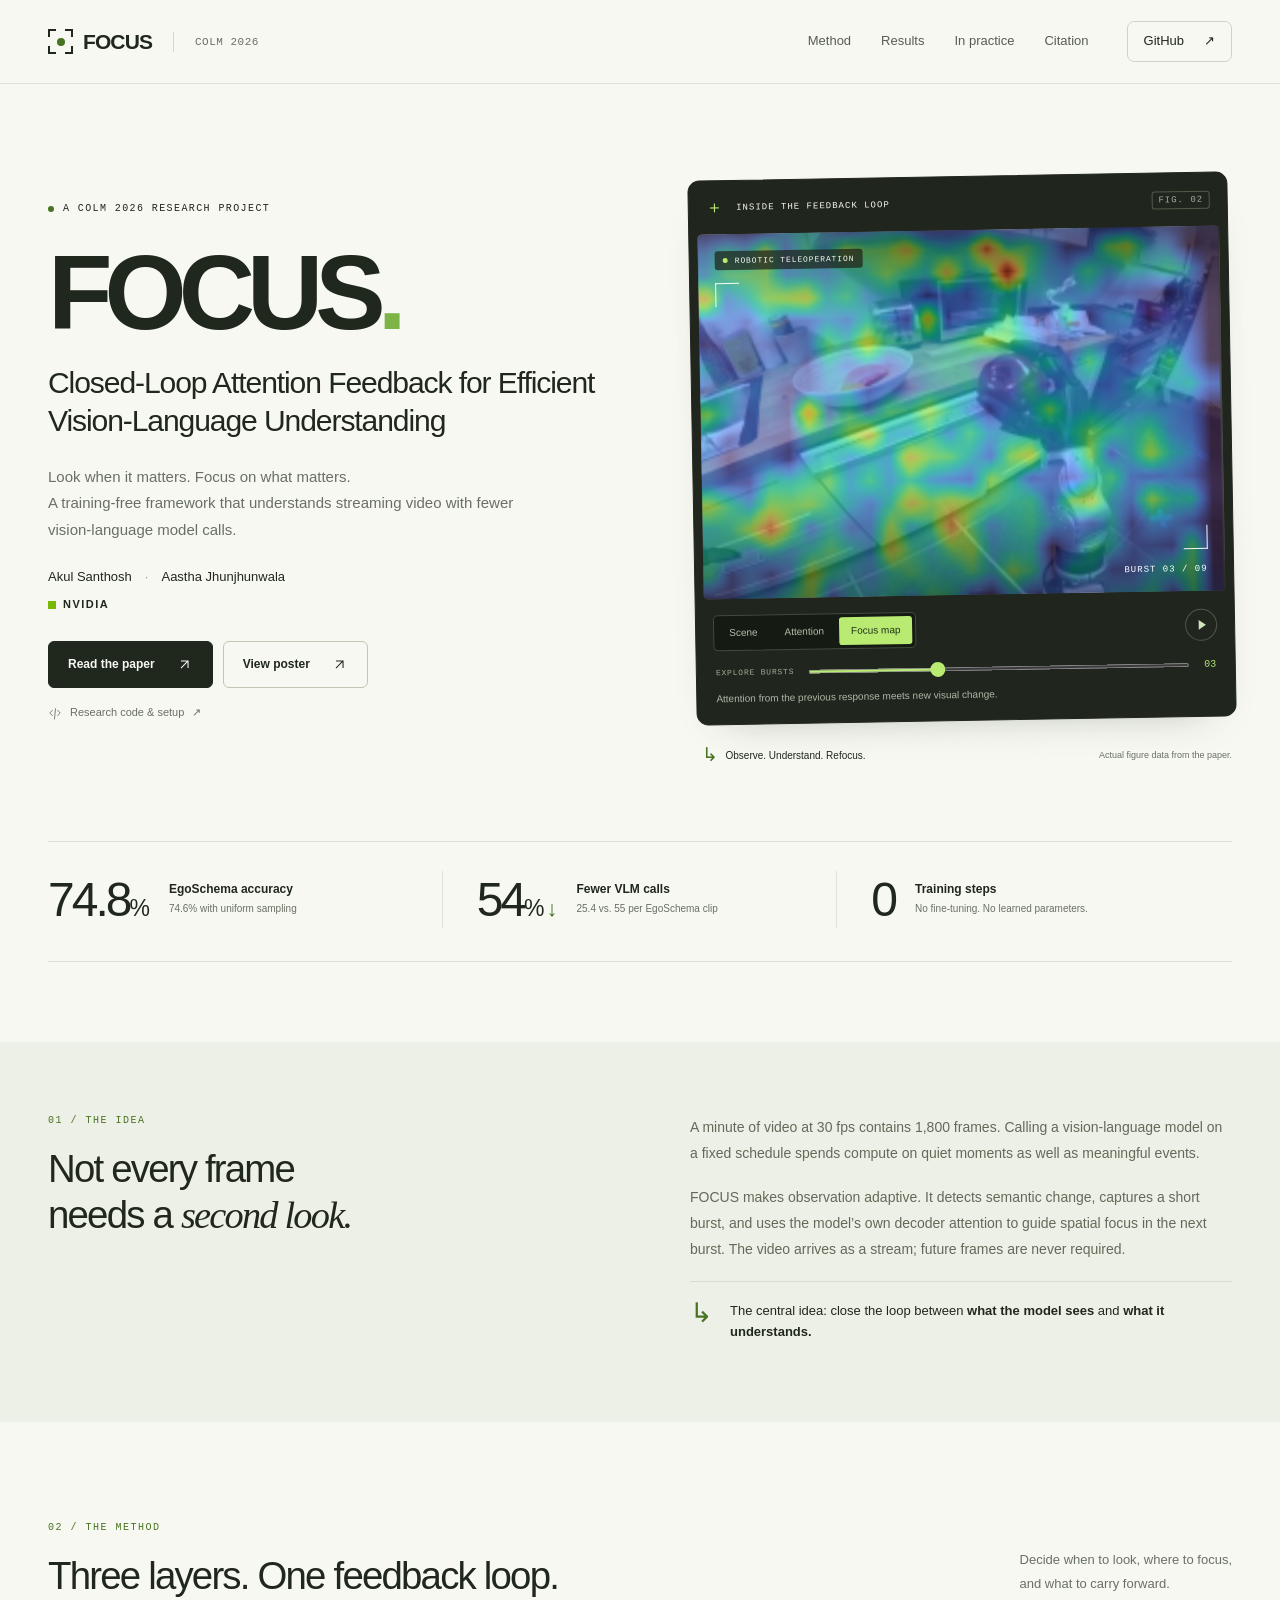
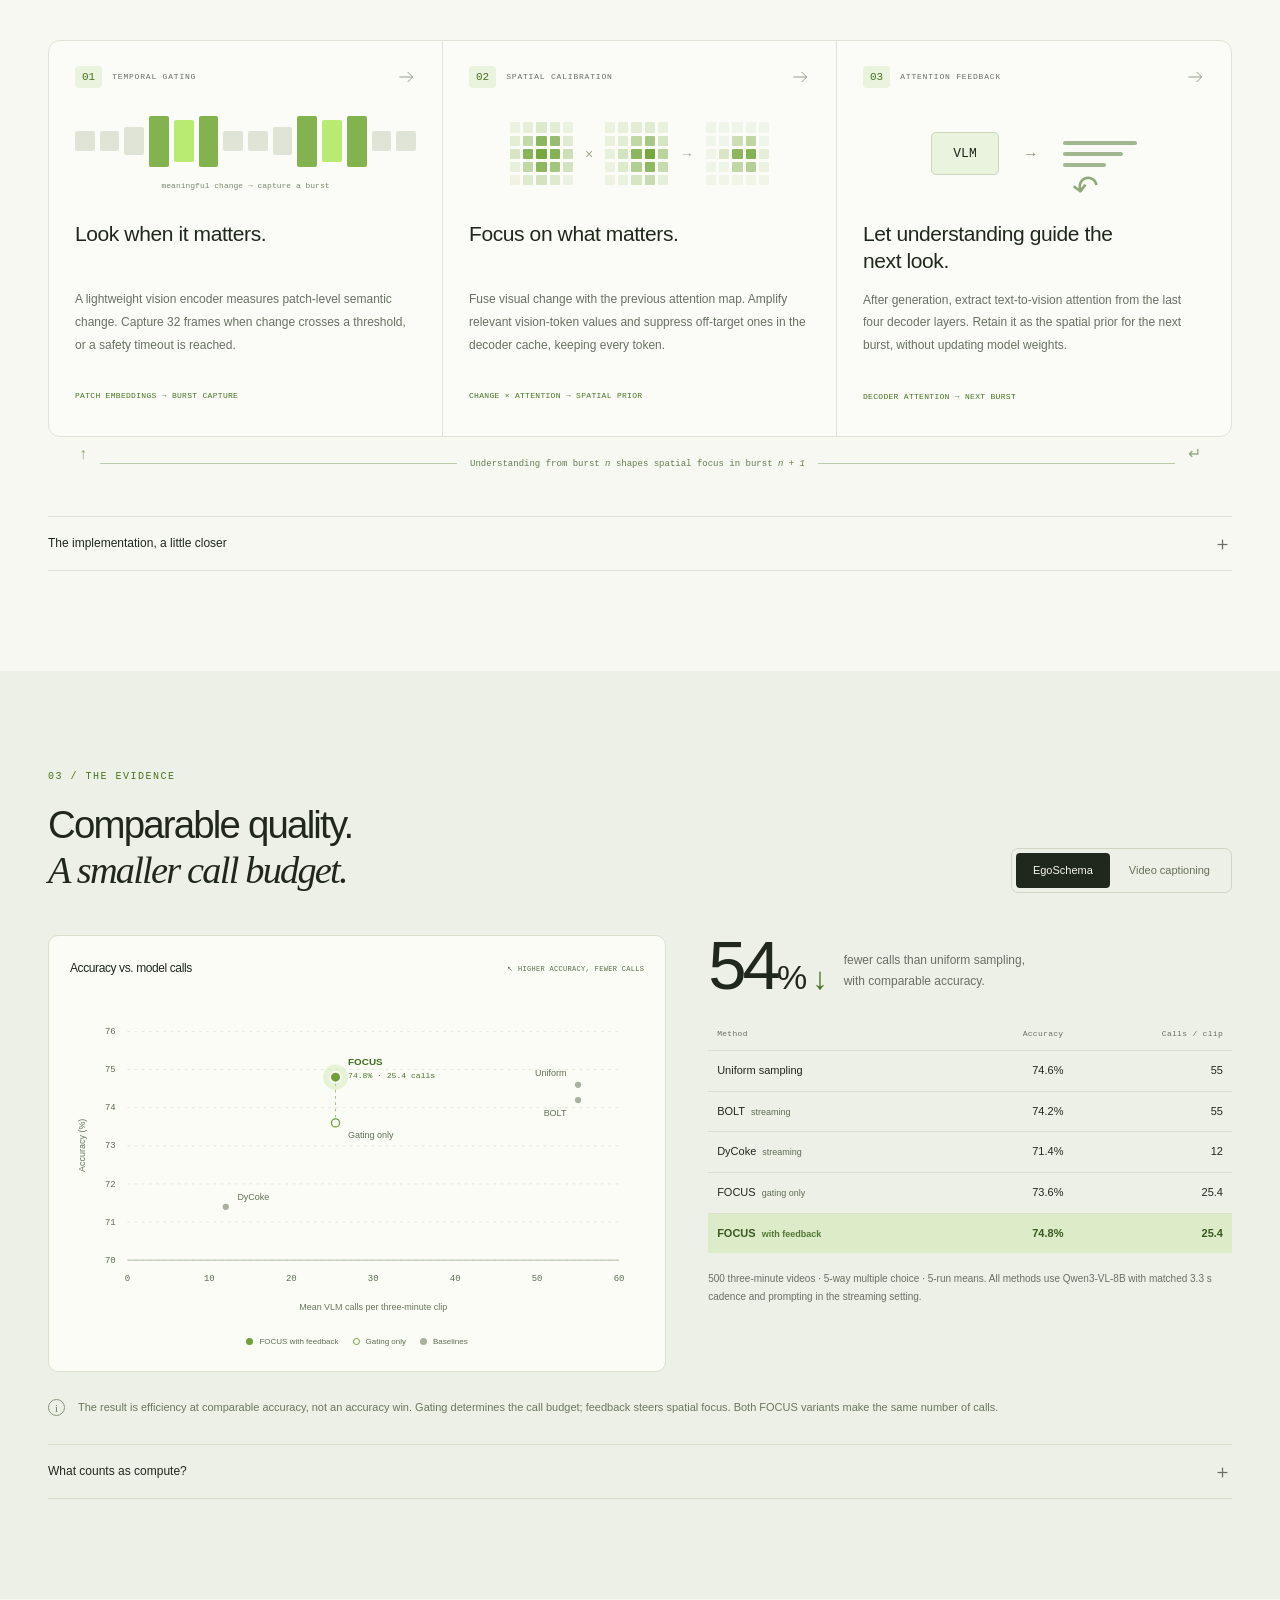
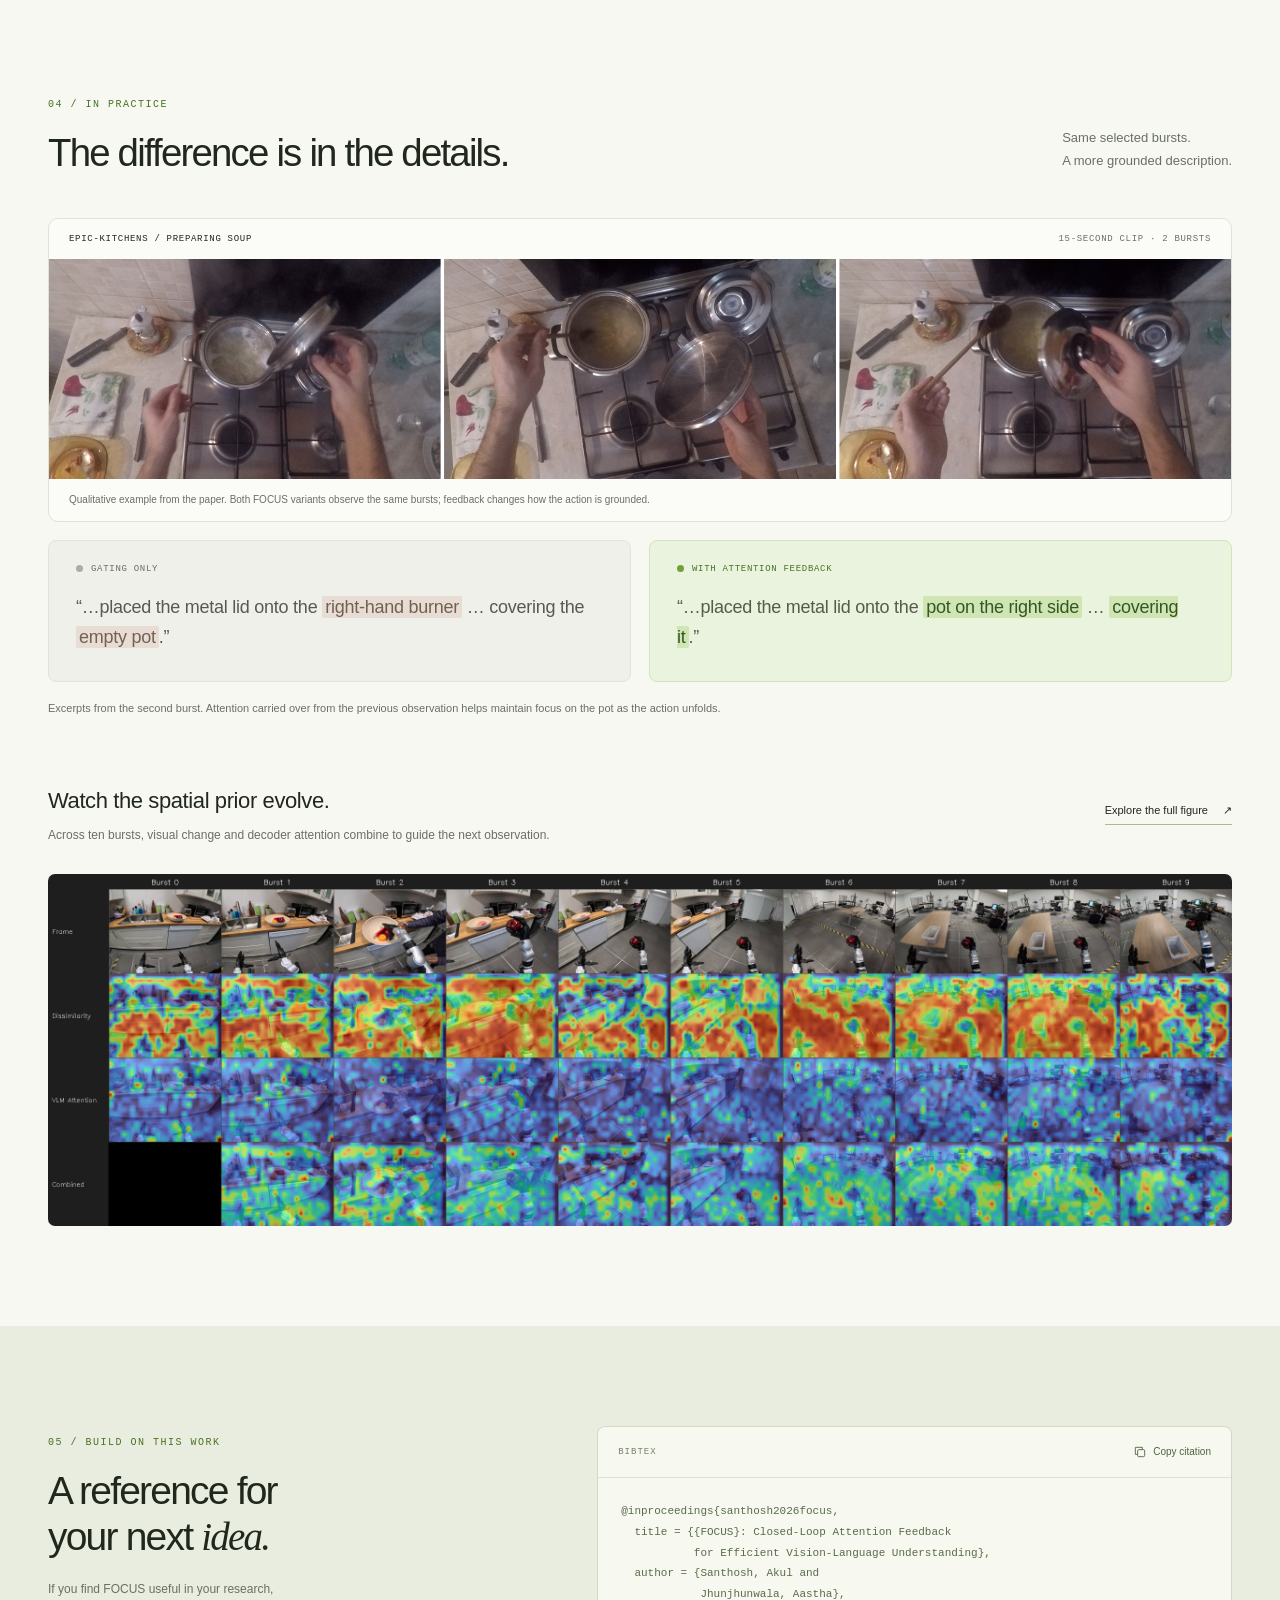
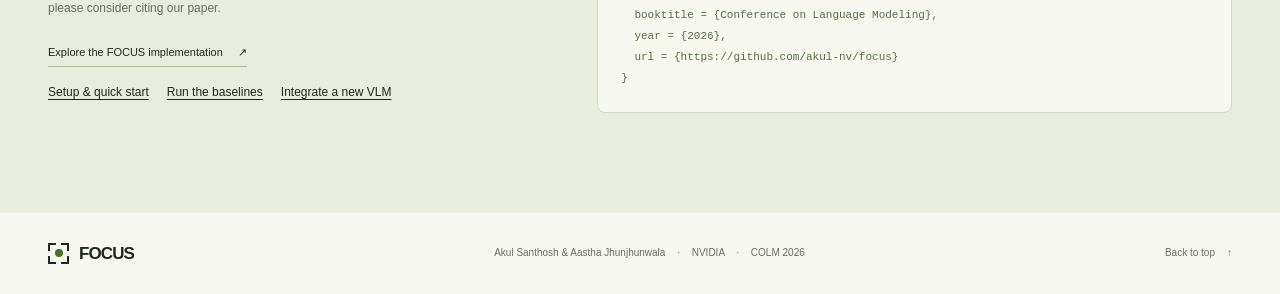
<file: docs/index.html>
<!doctype html>
<html lang="en">
<head>
  <meta charset="utf-8">
  <meta name="viewport" content="width=device-width, initial-scale=1">
  <meta name="theme-color" content="#f7f8f2">
  <meta name="description" content="FOCUS is a training-free framework that uses closed-loop attention feedback to understand streaming video with fewer vision-language model calls. COLM 2026, NVIDIA.">
  <meta property="og:title" content="FOCUS — Closed-Loop Attention Feedback">
  <meta property="og:description" content="Look when it matters. Focus on what matters. Understand streaming video with fewer VLM calls.">
  <meta property="og:type" content="website">
  <meta property="og:image" content="https://akul-nv.github.io/focus/assets/convergence.png">
  <meta property="og:url" content="https://akul-nv.github.io/focus/">
  <link rel="canonical" href="https://akul-nv.github.io/focus/">
  <title>FOCUS · Efficient Vision-Language Understanding · COLM 2026</title>
  <link rel="icon" href="assets/favicon.svg" type="image/svg+xml">
  <link rel="stylesheet" href="styles.css">
  <script src="app.js" defer></script>
</head>
<body>
  <a class="skip-link" href="#main">Skip to content</a>
  <header class="site-header">
    <div class="container header-inner">
      <a class="wordmark" href="#overview" aria-label="FOCUS home"><span class="focus-mark" aria-hidden="true"><i></i></span>FOCUS<span class="wordmark-divider"></span><span class="wordmark-note">COLM 2026</span></a>
      <button class="menu-toggle" type="button" aria-expanded="false" aria-controls="main-nav">Menu <span aria-hidden="true">＋</span></button>
      <nav id="main-nav" aria-label="Main navigation">
        <a href="#method">Method</a>
        <a href="#results">Results</a>
        <a href="#in-practice">In practice</a>
        <a href="#citation">Citation</a>
        <a class="nav-repo" href="https://github.com/akul-nv/focus" target="_blank" rel="noopener noreferrer">GitHub <span aria-hidden="true">↗</span></a>
      </nav>
    </div>
  </header>

  <main id="main">
    <section class="hero container" id="overview" aria-labelledby="hero-title">
      <div class="hero-copy">
        <div class="eyebrow"><span class="status-dot"></span> A COLM 2026 RESEARCH PROJECT</div>
        <h1 id="hero-title">FOCUS<span class="title-dot">.</span></h1>
        <p class="paper-title">Closed-Loop Attention Feedback for Efficient Vision-Language Understanding</p>
        <p class="hero-description">Look when it matters. Focus on what matters.<br>A training-free framework that understands streaming video with fewer vision-language model calls.</p>
        <div class="authors"><a href="mailto:akuls@nvidia.com">Akul Santhosh</a><span aria-hidden="true">·</span><a href="mailto:aasthaj@nvidia.com">Aastha Jhunjhunwala</a></div>
        <div class="affiliation"><span class="nvidia-square" aria-hidden="true"></span>NVIDIA</div>
        <div class="hero-actions">
          <a class="button button-dark" href="assets/focus-paper.pdf" target="_blank" rel="noopener">Read the paper <svg aria-hidden="true" viewBox="0 0 24 24"><path d="M7 17 17 7M7 7h10v10"/></svg></a>
          <a class="button button-outline" href="assets/focus-poster.pdf" target="_blank" rel="noopener">View poster <svg aria-hidden="true" viewBox="0 0 24 24"><path d="M7 17 17 7M7 7h10v10"/></svg></a>
        </div>
        <a class="code-status" href="https://github.com/akul-nv/focus/blob/main/README.md#install" target="_blank" rel="noopener noreferrer"><svg aria-hidden="true" viewBox="0 0 24 24"><path d="m8 7-5 5 5 5m8-10 5 5-5 5m-3-13-2 19"/></svg>Research code &amp; setup <span aria-hidden="true">↗</span></a>
      </div>

      <div class="hero-visual">
        <div class="explorer" aria-labelledby="explorer-title">
          <div class="explorer-top"><span id="explorer-title"><span class="small-cross" aria-hidden="true">＋</span> INSIDE THE FEEDBACK LOOP</span><span class="live-tag">FIG. 02</span></div>
          <div class="scene-view">
            <svg id="scene-image" class="scene-image" viewBox="852 33 240 179" preserveAspectRatio="xMidYMid slice" role="img" aria-labelledby="scene-title"><title id="scene-title">Burst 3: original frame from the robotic teleoperation sequence</title><image href="assets/convergence.png" width="2530" height="752"/></svg>
            <svg id="map-image" class="map-image" viewBox="852 574 240 178" preserveAspectRatio="xMidYMid slice" role="img" aria-labelledby="map-title"><title id="map-title">Burst 3: combined spatial focus prior</title><image href="assets/convergence.png" width="2530" height="752"/></svg>
            <div class="scene-label"><span class="status-dot"></span><span id="scene-label-text">ROBOTIC TELEOPERATION</span></div>
            <span class="burst-overlay">BURST <span id="burst-number">03</span> / 09</span>
            <span class="scene-corner top-left" aria-hidden="true"></span><span class="scene-corner bottom-right" aria-hidden="true"></span>
          </div>
          <div class="explorer-controls">
            <div class="view-switch" role="group" aria-label="Visualization layer">
              <button type="button" data-layer="frame" aria-pressed="false">Scene</button>
              <button type="button" data-layer="attention" aria-pressed="false">Attention</button>
              <button type="button" data-layer="combined" aria-pressed="true">Focus map</button>
            </div>
            <button class="play-button" type="button" id="play-bursts" aria-label="Play burst sequence" aria-pressed="false"><svg viewBox="0 0 20 20" aria-hidden="true"><path d="m7 4 9 6-9 6Z"/></svg></button>
          </div>
          <div class="burst-control"><label for="burst-slider">EXPLORE BURSTS</label><input id="burst-slider" type="range" min="0" max="9" step="1" value="3" aria-valuetext="Burst 3 of 9"><output id="burst-output" for="burst-slider">03</output></div>
          <p class="explorer-caption" id="explorer-caption">Attention from the previous response meets new visual change.</p>
        </div>
        <div class="visual-footnote"><span class="mini-loop" aria-hidden="true">↳</span> Observe. Understand. Refocus. <span>Actual figure data from the paper.</span></div>
      </div>
    </section>

    <section class="metrics container" aria-label="Research highlights">
      <div class="metric"><span class="metric-value">74.8<span>%</span></span><div><h2>EgoSchema accuracy</h2><p>74.6% with uniform sampling</p></div></div>
      <div class="metric"><span class="metric-value">54<span>%</span><span class="metric-arrow" aria-hidden="true">↓</span></span><div><h2>Fewer VLM calls</h2><p>25.4 vs. 55 per EgoSchema clip</p></div></div>
      <div class="metric"><span class="metric-value">0</span><div><h2>Training steps</h2><p>No fine-tuning. No learned parameters.</p></div></div>
    </section>

    <section class="idea-section section-pad" aria-labelledby="idea-title">
      <div class="container idea-layout">
        <div><p class="eyebrow section-index">01 / THE IDEA</p><h2 id="idea-title">Not every frame<br>needs a <span class="serif-word">second look.</span></h2></div>
        <div class="idea-copy"><p>A minute of video at 30 fps contains 1,800 frames. Calling a vision-language model on a fixed schedule spends compute on quiet moments as well as meaningful events.</p><p>FOCUS makes observation adaptive. It detects semantic change, captures a short burst, and uses the model’s own decoder attention to guide spatial focus in the next burst. The video arrives as a stream; future frames are never required.</p><div class="principle"><span aria-hidden="true">↳</span><p>The central idea: close the loop between <strong>what the model sees</strong> and <strong>what it understands.</strong></p></div></div>
      </div>
    </section>

    <section class="method-section container section-pad" id="method" aria-labelledby="method-title">
      <div class="section-heading"><div><p class="eyebrow section-index">02 / THE METHOD</p><h2 id="method-title">Three layers. One feedback loop.</h2></div><p>Decide when to look, where to focus,<br>and what to carry forward.</p></div>
      <div class="pipeline" aria-label="The three stages of FOCUS">
        <article class="pipeline-step">
          <div class="step-top"><span class="step-number">01</span><span class="step-category">TEMPORAL GATING</span><svg aria-hidden="true" viewBox="0 0 24 24"><path d="M4 12h16m-6-6 6 6-6 6"/></svg></div>
          <div class="gate-graphic" aria-hidden="true"><div class="gate-track"><i></i><i></i><i></i><i class="selected"></i><i class="selected"></i><i class="selected"></i><i></i><i></i><i></i><i class="selected"></i><i class="selected"></i><i class="selected"></i><i></i><i></i></div><span class="gate-bracket">meaningful change → capture a burst</span></div>
          <h3>Look when it matters.</h3><p>A lightweight vision encoder measures patch-level semantic change. Capture 32 frames when change crosses a threshold, or a safety timeout is reached.</p><span class="step-detail">PATCH EMBEDDINGS → BURST CAPTURE</span>
        </article>
        <article class="pipeline-step">
          <div class="step-top"><span class="step-number">02</span><span class="step-category">SPATIAL CALIBRATION</span><svg aria-hidden="true" viewBox="0 0 24 24"><path d="M4 12h16m-6-6 6 6-6 6"/></svg></div>
          <div class="spatial-graphic" aria-hidden="true"><div class="patch-grid" id="change-grid"></div><span>×</span><div class="patch-grid" id="attention-grid"></div><span>→</span><div class="patch-grid" id="focus-grid"></div></div>
          <h3>Focus on what matters.</h3><p>Fuse visual change with the previous attention map. Amplify relevant vision-token values and suppress off-target ones in the decoder cache, keeping every token.</p><span class="step-detail">CHANGE × ATTENTION → SPATIAL PRIOR</span>
        </article>
        <article class="pipeline-step">
          <div class="step-top"><span class="step-number">03</span><span class="step-category">ATTENTION FEEDBACK</span><svg aria-hidden="true" viewBox="0 0 24 24"><path d="M4 12h16m-6-6 6 6-6 6"/></svg></div>
          <div class="feedback-graphic" aria-hidden="true"><span class="model-block">VLM</span><span class="feedback-flow">→</span><div class="response-lines"><i></i><i></i><i></i></div><span class="feedback-return">↶</span></div>
          <h3>Let understanding guide the next look.</h3><p>After generation, extract text-to-vision attention from the last four decoder layers. Retain it as the spatial prior for the next burst, without updating model weights.</p><span class="step-detail">DECODER ATTENTION → NEXT BURST</span>
        </article>
      </div>
      <div class="feedback-rail"><span aria-hidden="true">↑</span><div></div><p>Understanding from burst <i>n</i> shapes spatial focus in burst <i>n + 1</i></p><div></div><span aria-hidden="true">↵</span></div>
      <details class="technical-details"><summary>The implementation, a little closer <span aria-hidden="true">＋</span></summary><div class="details-grid"><p><strong>Two compatible models.</strong> The Qwen2-VL-2B-Instruct vision encoder handles gating; Qwen3-VL-8B-Instruct generates responses. They share a model family, not weights.</p><p><strong>A spatial intervention.</strong> Calibration scales value-cache entries during decoding. It leaves keys and queries untouched and removes no tokens. The first burst runs without calibration to establish context.</p><p><strong>One fixed configuration.</strong> The reported experiments use τ = 0.4, 32-frame bursts, amplification α = 1.05, suppression β = 0.04, greedy decoding, and a 100-token cap.</p></div></details>
    </section>

    <section class="results-section section-pad" id="results" aria-labelledby="results-title">
      <div class="container">
        <div class="section-heading"><div><p class="eyebrow section-index">03 / THE EVIDENCE</p><h2 id="results-title">Comparable quality.<br><span class="serif-word">A smaller call budget.</span></h2></div><div class="benchmark-tabs" role="tablist" aria-label="Benchmark"><button type="button" id="tab-egoschema" role="tab" aria-selected="true" aria-controls="panel-egoschema" data-benchmark="egoschema">EgoSchema</button><button type="button" id="tab-captioning" role="tab" aria-selected="false" aria-controls="panel-captioning" tabindex="-1" data-benchmark="captioning">Video captioning</button></div></div>
        <div class="results-layout">
          <div class="chart-card"><div class="chart-heading"><h3 id="chart-heading">Accuracy vs. model calls</h3><span class="chart-direction" id="chart-direction">↖ HIGHER ACCURACY, FEWER CALLS</span></div><svg id="results-chart" viewBox="0 0 640 360" role="img" aria-labelledby="chart-title chart-description"><title id="chart-title">EgoSchema accuracy and VLM calls</title><desc id="chart-description">FOCUS with feedback: 74.8% accuracy at 25.4 calls. Uniform: 74.6% at 55 calls. BOLT: 74.2% at 55 calls. Gating only: 73.6% at 25.4 calls. DyCoke: 71.4% at 12 calls. Exact values are also in the results table.</desc></svg><div class="chart-legend"><span><i class="legend-dot focus-dot"></i>FOCUS with feedback</span><span><i class="legend-dot gating-dot"></i>Gating only</span><span><i class="legend-dot baseline-dot"></i>Baselines</span></div><noscript><p class="noscript-chart">Exact benchmark results are available in the table alongside this chart.</p></noscript></div>
          <div class="benchmark-panel" id="panel-egoschema" role="tabpanel" aria-labelledby="tab-egoschema" tabindex="0">
            <div class="result-callout"><span>54<span>%</span><span class="callout-arrow" aria-hidden="true">↓</span></span><p>fewer calls than uniform sampling,<br>with comparable accuracy.</p></div>
            <div class="table-scroll"><table><caption class="sr-only">EgoSchema results on the 500-video subset</caption><thead><tr><th scope="col">Method</th><th scope="col">Accuracy</th><th scope="col">Calls / clip</th></tr></thead><tbody><tr><th scope="row">Uniform sampling</th><td>74.6%</td><td>55</td></tr><tr><th scope="row">BOLT <span class="table-note">streaming</span></th><td>74.2%</td><td>55</td></tr><tr><th scope="row">DyCoke <span class="table-note">streaming</span></th><td>71.4%</td><td>12</td></tr><tr><th scope="row">FOCUS <span class="table-note">gating only</span></th><td>73.6%</td><td>25.4</td></tr><tr class="focus-row"><th scope="row">FOCUS <span class="table-note">with feedback</span></th><td>74.8%</td><td>25.4</td></tr></tbody></table></div>
            <p class="benchmark-note">500 three-minute videos · 5-way multiple choice · 5-run means. All methods use Qwen3-VL-8B with matched 3.3 s cadence and prompting in the streaming setting.</p>
          </div>
          <div class="benchmark-panel" id="panel-captioning" role="tabpanel" aria-labelledby="tab-captioning" tabindex="0" hidden>
            <div class="result-callout"><span>57<span>%</span><span class="callout-arrow" aria-hidden="true">↓</span></span><p>fewer calls than uniform sampling,<br>at comparable captioning quality.</p></div>
            <div class="table-scroll"><table><caption class="sr-only">Captioning results on 25 egocentric videos</caption><thead><tr><th scope="col">Method</th><th scope="col">Quality / 5</th><th scope="col">Total calls</th></tr></thead><tbody><tr><th scope="row">Uniform sampling</th><td>3.81</td><td>516</td></tr><tr><th scope="row">BOLT</th><td>3.91</td><td>263</td></tr><tr><th scope="row">DyCoke</th><td>3.81</td><td>263</td></tr><tr><th scope="row">FOCUS <span class="table-note">gating only</span></th><td>3.89</td><td>222</td></tr><tr class="focus-row"><th scope="row">FOCUS <span class="table-note">with feedback</span></th><td>3.92</td><td>222</td></tr></tbody></table></div>
            <p class="benchmark-note">25 videos · GPT-5.2 quality ratings (1–5) · shared Qwen3-VL-8B backbone. Decoding settings differ across methods. FOCUS vs. BOLT quality: paired Wilcoxon p = .895.</p>
          </div>
        </div>
        <div class="results-context"><span class="context-mark" aria-hidden="true">i</span><p id="results-context">The result is efficiency at comparable accuracy, not an accuracy win. Gating determines the call budget; feedback steers spatial focus. Both FOCUS variants make the same number of calls.</p></div>
        <details class="technical-details cost-details"><summary>What counts as compute? <span aria-hidden="true">＋</span></summary><div class="details-grid"><p><strong>Calls and runtime are different.</strong> Call counts measure VLM invocations. Every arriving frame still passes through the gating encoder, at a reported cost of about 34 ms per frame.</p><p><strong>VLM-only vs. end-to-end.</strong> On captioning, FOCUS has a VLM compute ratio of 0.59. Including the gating encoder, the serialized end-to-end ratio is 1.36. These ratios are inference seconds divided by video duration.</p><p><strong>Limits of the evidence.</strong> Captioning is a small, LLM-judged study. Subtle events can fall below the gating threshold, and encoder cost can become the throughput bottleneck. See the paper for the full protocol and limitations.</p></div></details>
      </div>
    </section>

    <section class="practice-section container section-pad" id="in-practice" aria-labelledby="practice-title">
      <div class="section-heading"><div><p class="eyebrow section-index">04 / IN PRACTICE</p><h2 id="practice-title">The difference is in the details.</h2></div><p>Same selected bursts.<br>A more grounded description.</p></div>
      <figure class="example-figure"><div class="example-topline"><span>EPIC-KITCHENS / PREPARING SOUP</span><span>15-SECOND CLIP · 2 BURSTS</span></div><img src="assets/soup-frames.png" width="1932" height="360" loading="lazy" alt="Three egocentric frames show a person lifting a saucepan lid, stirring soup, and placing the lid over the pot on the right."><figcaption>Qualitative example from the paper. Both FOCUS variants observe the same bursts; feedback changes how the action is grounded.</figcaption></figure>
      <div class="caption-comparison"><div class="caption-card"><p class="caption-label"><span class="legend-dot baseline-dot"></span> GATING ONLY</p><blockquote>“…placed the metal lid onto the <mark class="error-mark">right-hand burner</mark> … covering the <mark class="error-mark">empty pot</mark>.”</blockquote></div><div class="caption-card caption-card-focus"><p class="caption-label"><span class="legend-dot focus-dot"></span> WITH ATTENTION FEEDBACK</p><blockquote>“…placed the metal lid onto the <mark>pot on the right side</mark> … <mark>covering it</mark>.”</blockquote></div></div>
      <p class="example-note">Excerpts from the second burst. Attention carried over from the previous observation helps maintain focus on the pot as the action unfolds.</p>
      <div class="full-figure"><div><h3>Watch the spatial prior evolve.</h3><p>Across ten bursts, visual change and decoder attention combine to guide the next observation.</p></div><a class="text-link" href="assets/convergence.png" target="_blank" rel="noopener">Explore the full figure <span aria-hidden="true">↗</span></a><a class="convergence-link" href="assets/convergence.png" target="_blank" rel="noopener" aria-label="Open full-size spatial prior evolution figure"><img src="assets/convergence.png" width="2530" height="752" loading="lazy" alt="Spatial prior evolution over bursts 0 to 9. Four rows show original robotic teleoperation frames, patch dissimilarity, decoder attention, and combined focus maps. Burst 0 has no combined prior."></a></div>
    </section>

    <section class="citation-section section-pad" id="citation" aria-labelledby="citation-title"><div class="container citation-layout"><div><p class="eyebrow section-index">05 / BUILD ON THIS WORK</p><h2 id="citation-title">A reference for<br>your next <span class="serif-word">idea.</span></h2><p>If you find FOCUS useful in your research,<br>please consider citing our paper.</p><a class="text-link" href="https://github.com/akul-nv/focus/tree/main/src/focus" target="_blank" rel="noopener noreferrer">Explore the FOCUS implementation <span aria-hidden="true">↗</span></a><ul class="code-guides" aria-label="Research code guides"><li><a href="https://github.com/akul-nv/focus/blob/main/README.md#install">Setup &amp; quick start</a></li><li><a href="https://github.com/akul-nv/focus/blob/main/docs/benchmarks.md">Run the baselines</a></li><li><a href="https://github.com/akul-nv/focus/blob/main/docs/new_vlm.md">Integrate a new VLM</a></li></ul></div><div class="citation-card"><div class="citation-top"><span>BIBTEX</span><button type="button" id="copy-citation" aria-describedby="copy-status"><svg aria-hidden="true" viewBox="0 0 24 24"><rect x="8" y="8" width="12" height="12" rx="2"/><path d="M16 8V4H4v12h4"/></svg><span>Copy citation</span></button></div><pre><code id="bibtex">@inproceedings{santhosh2026focus,
  title = {{FOCUS}: Closed-Loop Attention Feedback
           for Efficient Vision-Language Understanding},
  author = {Santhosh, Akul and
            Jhunjhunwala, Aastha},
  booktitle = {Conference on Language Modeling},
  year = {2026},
  url = {https://github.com/akul-nv/focus}
}</code></pre><p id="copy-status" role="status" aria-live="polite"></p></div></div></section>
  </main>

  <footer class="container site-footer"><a class="wordmark" href="#overview"><span class="focus-mark" aria-hidden="true"><i></i></span>FOCUS</a><p>Akul Santhosh &amp; Aastha Jhunjhunwala <span>·</span> NVIDIA <span>·</span> COLM 2026</p><a href="#overview" class="back-top">Back to top <span aria-hidden="true">↑</span></a></footer>
</body>
</html>
</file>
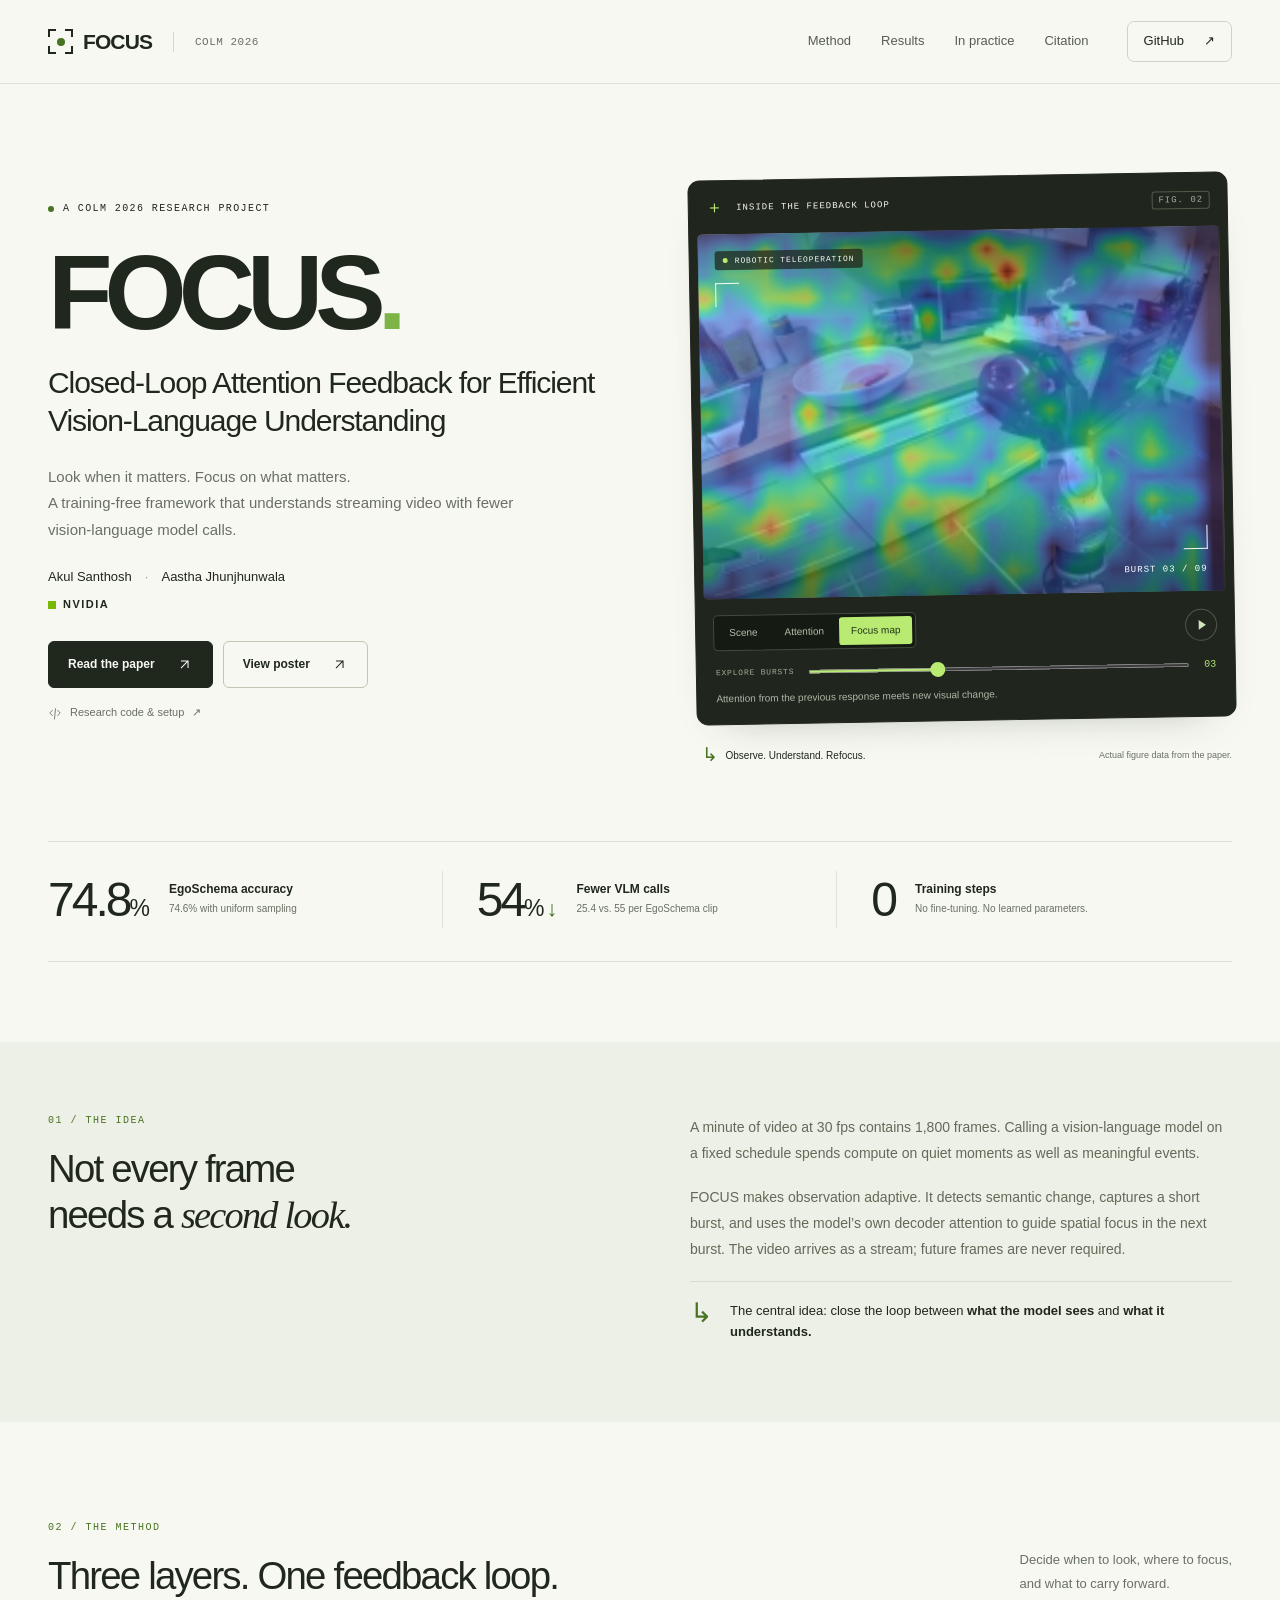
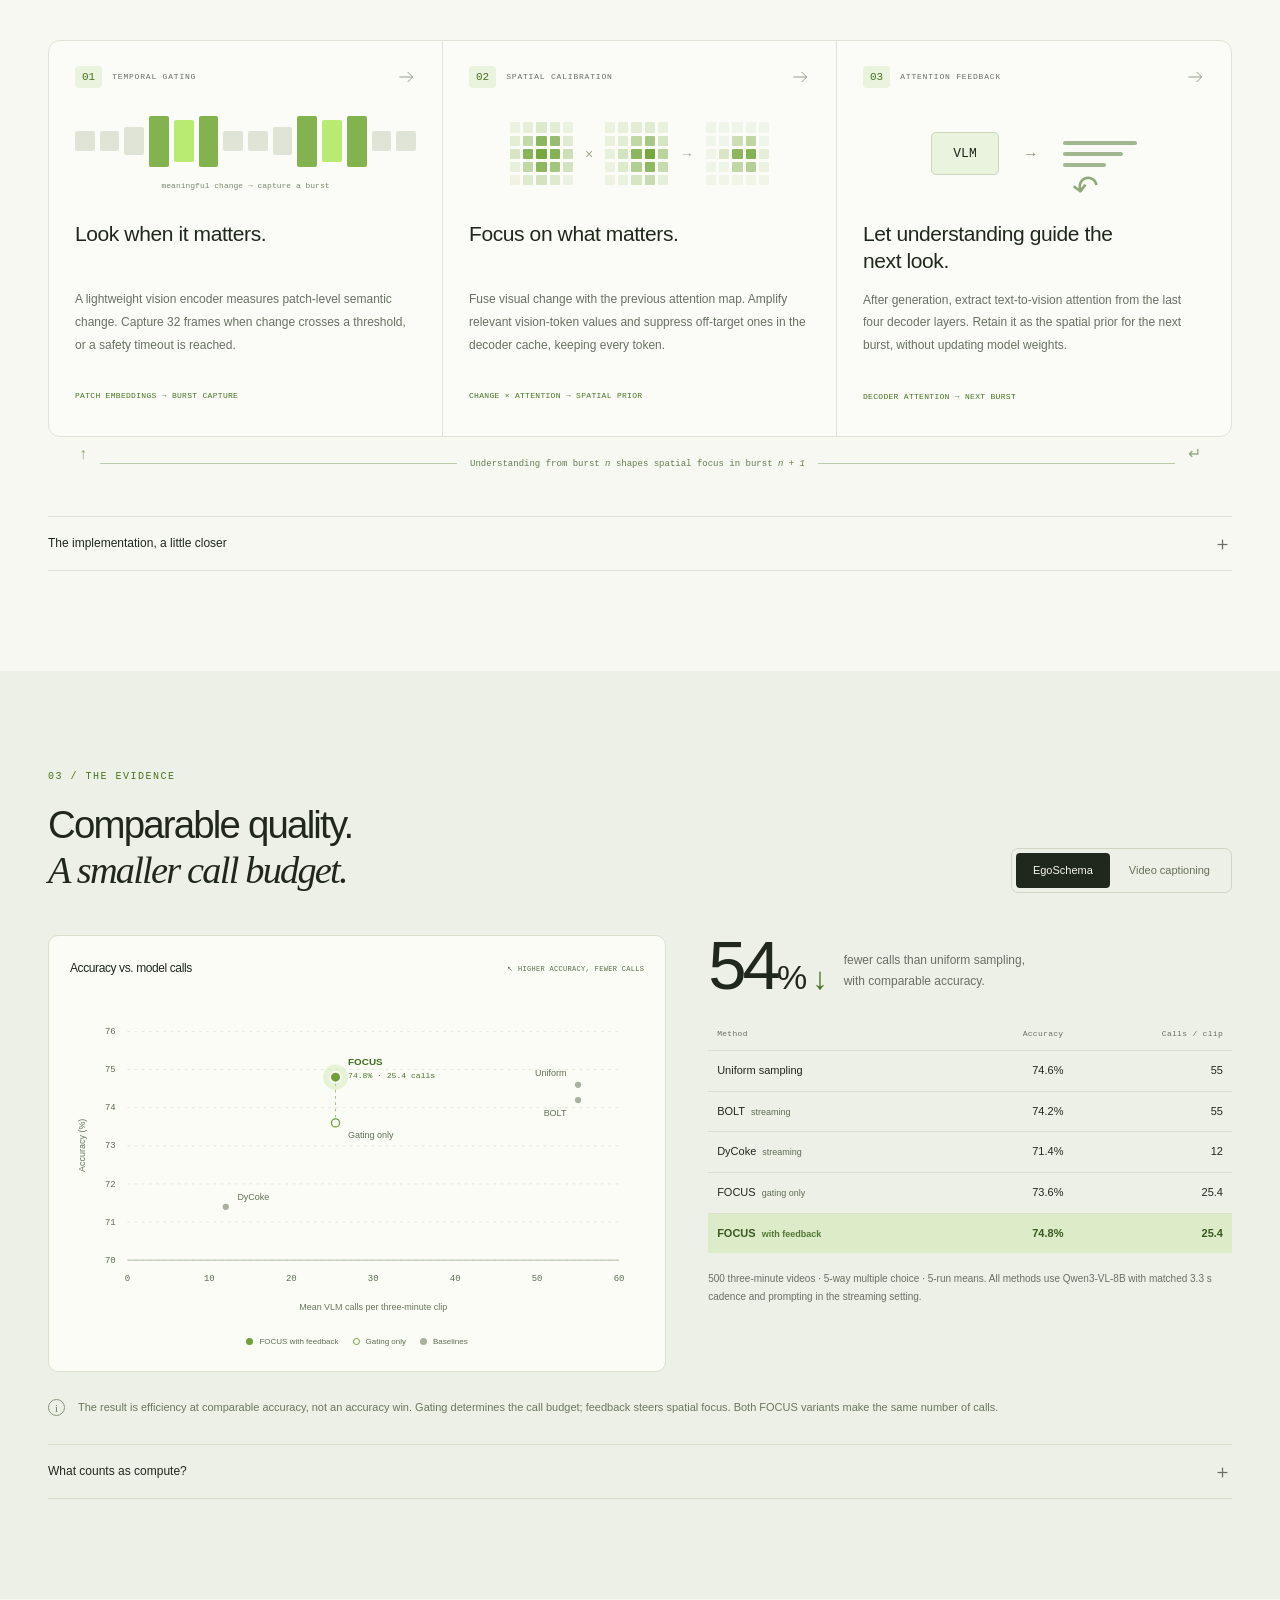
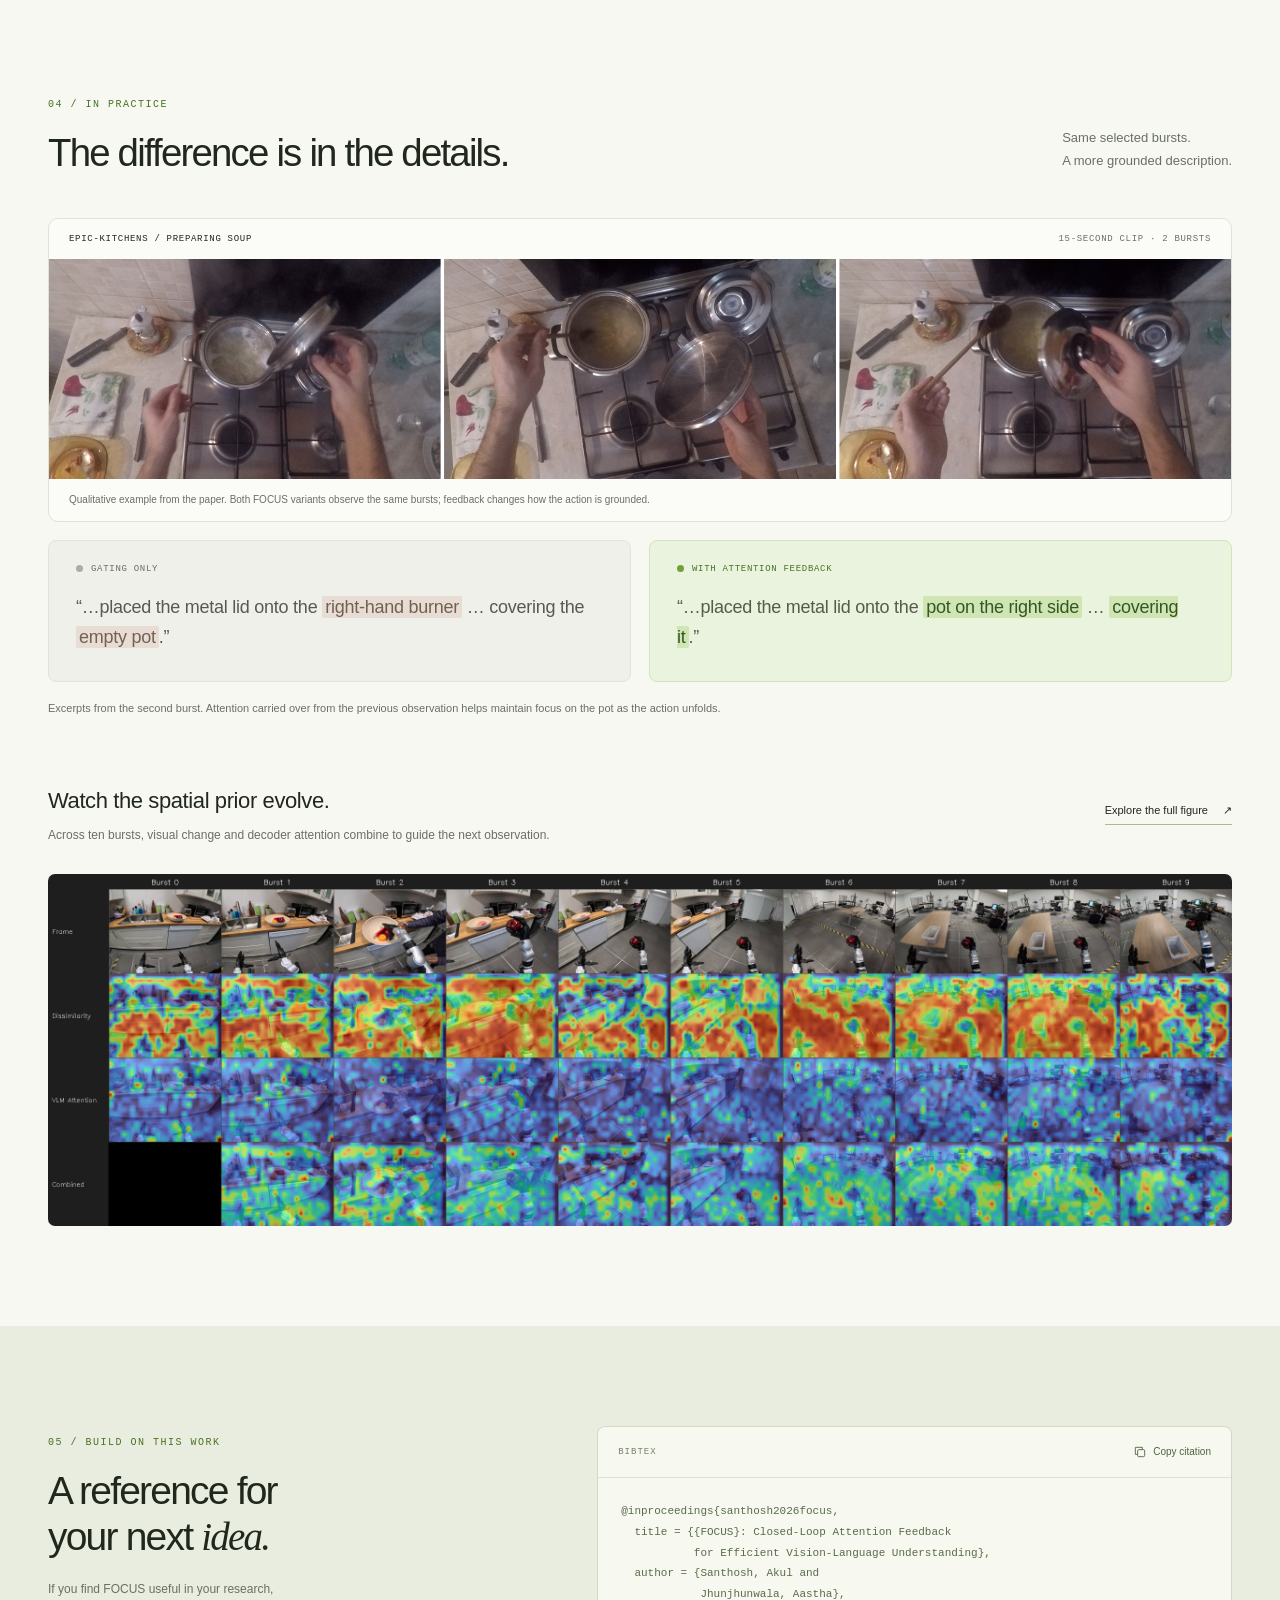
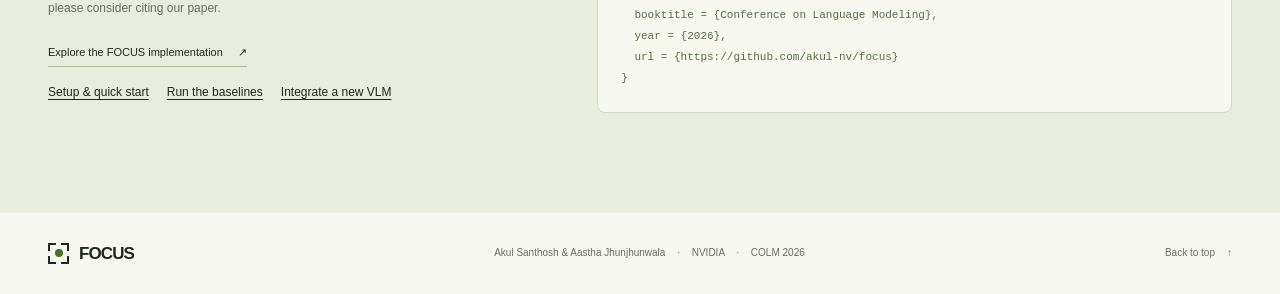
<file: docs/docs/index.html>
<!doctype html>
<html lang="en">
<head>
  <meta charset="utf-8">
  <meta name="viewport" content="width=device-width, initial-scale=1">
  <meta http-equiv="refresh" content="0; url=../">
  <link rel="canonical" href="https://akul-nv.github.io/focus/">
  <title>FOCUS has moved</title>
  <script>
    const destination = new URL("../", window.location.href);
    destination.search = window.location.search;
    destination.hash = window.location.hash;
    window.location.replace(destination.href);
  </script>
</head>
<body>
  <p><a href="../">Continue to the FOCUS project website.</a></p>
</body>
</html>
</file>
<file: docs/styles.css>
:root {
  --paper: #f7f8f2;
  --white: #fff;
  --ink: #20271c;
  --muted: #697063;
  --line: #dfe3d7;
  --green: #b9eb73;
  --green-deep: #487322;
  --soft-green: #eaf3dd;
  --mono: "SFMono-Regular",Consolas,"Liberation Mono",monospace;
  --radius: 12px
}

* {
  box-sizing: border-box
}

html {
  scroll-behavior: smooth;
  scroll-padding-top: 95px
}

body {
  margin: 0;
  background: var(--paper);
  color: var(--ink);
  font-family: Arial,Helvetica,sans-serif;
  font-size: 16px;
  line-height: 1.6;
  -webkit-font-smoothing: antialiased
}

button,input {
  font: inherit
}

button,a,input {
  -webkit-tap-highlight-color: transparent
}

button {
  cursor: pointer
}

a {
  color: inherit;
  text-decoration: none
}

button {
  color: inherit
}

img,svg {
  max-width: 100%
}

button:focus-visible,a:focus-visible,input:focus-visible,summary:focus-visible,[tabindex]:focus-visible {
  outline: 3px solid var(--green-deep);
  outline-offset: 5px
}

::selection {
  background: var(--green);
  color: var(--ink)
}

[hidden] {
  display: none!important
}

.container {
  width: min(1240px,calc(100% - 96px));
  margin-inline: auto
}

.section-pad {
  padding-block: 100px
}

.sr-only {
  position: absolute;
  width: 1px;
  height: 1px;
  padding: 0;
  margin: -1px;
  overflow: hidden;
  clip: rect(0,0,0,0);
  white-space: nowrap;
  border: 0
}

.skip-link {
  position: fixed;
  top: -100px;
  left: 20px;
  z-index: 100;
  background: var(--ink);
  color: white;
  padding: 12px 20px
}

.skip-link:focus {
  top: 10px
}

.site-header {
  position: sticky;
  top: 0;
  z-index: 30;
  background: rgba(247,248,242,.94);
  backdrop-filter: blur(16px);
  border-bottom: 1px solid var(--line)
}

.header-inner {
  height: 83px;
  display: flex;
  justify-content: space-between;
  align-items: center;
  gap: 20px
}

.wordmark {
  display: inline-flex;
  align-items: center;
  gap: 10px;
  font-size: 21px;
  font-weight: 800;
  letter-spacing: -.9px;
  line-height: 1
}

.focus-mark {
  position: relative;
  display: inline-grid;
  place-items: center;
  width: 25px;
  height: 25px;
  background: linear-gradient(var(--ink),var(--ink)) left top/8px 2px no-repeat,linear-gradient(var(--ink),var(--ink)) left top/2px 8px no-repeat,linear-gradient(var(--ink),var(--ink)) right top/8px 2px no-repeat,linear-gradient(var(--ink),var(--ink)) right top/2px 8px no-repeat,linear-gradient(var(--ink),var(--ink)) left bottom/8px 2px no-repeat,linear-gradient(var(--ink),var(--ink)) left bottom/2px 8px no-repeat,linear-gradient(var(--ink),var(--ink)) right bottom/8px 2px no-repeat,linear-gradient(var(--ink),var(--ink)) right bottom/2px 8px no-repeat
}

.focus-mark i {
  height: 8px;
  width: 8px;
  background: var(--green-deep);
  border-radius: 50%
}

.wordmark-divider {
  height: 20px;
  width: 1px;
  background: #d3d8cc;
  margin-inline: 11px
}

.wordmark-note {
  font: 11px var(--mono);
  letter-spacing: .5px;
  color: var(--muted)
}

nav {
  display: flex;
  align-items: center;
  gap: 30px
}

nav a {
  font-size: 13px;
  color: #575e50;
  transition: color .2s
}

nav a:hover {
  color: var(--green-deep)
}

nav .nav-repo {
  display: flex;
  gap: 20px;
  margin-left: 8px;
  padding: 9px 16px;
  border: 1px solid #cfd5c5;
  border-radius: 7px;
  color: var(--ink)
}

.menu-toggle {
  display: none
}

.eyebrow {
  display: flex;
  align-items: center;
  gap: 9px;
  font: 10px var(--mono);
  letter-spacing: 1.5px
}

.status-dot {
  flex-shrink: 0;
  display: inline-block;
  width: 6px;
  height: 6px;
  border-radius: 50%;
  background: var(--green-deep)
}

.hero {
  display: grid;
  grid-template-columns: 1.05fr 1fr;
  gap: 76px;
  align-items: center;
  padding-top: 76px;
  padding-bottom: 70px
}

.hero-copy>.eyebrow {
  font-size: 10px;
  letter-spacing: 1.4px
}

.hero h1 {
  font-size: clamp(80px,8.25vw,119px);
  line-height: 1.07;
  font-weight: 750;
  letter-spacing: -8px;
  margin: 22px 0 15px
}

.title-dot {
  color: #7db448
}

.paper-title {
  font-size: clamp(23px,2.35vw,32px);
  font-weight: 500;
  line-height: 1.25;
  letter-spacing: -1.1px;
  margin: 0;
  max-width: 550px
}

.hero-description {
  font-size: 15px;
  line-height: 1.75;
  color: var(--muted);
  max-width: 470px;
  margin: 25px 0 24px
}

.authors {
  display: flex;
  gap: 13px;
  align-items: center;
  font-size: 13px
}

.authors a {
  border-bottom: 1px solid transparent
}

.authors a:hover {
  border-color: var(--green-deep)
}

.authors>span {
  color: #a0a697
}

.affiliation {
  display: flex;
  align-items: center;
  gap: 7px;
  font-size: 11px;
  font-weight: 700;
  letter-spacing: 1.5px;
  margin-top: 7px
}

.nvidia-square {
  display: inline-block;
  width: 8px;
  height: 8px;
  background: #76b900
}

.hero-actions {
  display: flex;
  gap: 10px;
  margin-top: 28px
}

.button {
  display: inline-flex;
  align-items: center;
  justify-content: center;
  gap: 21px;
  min-height: 47px;
  padding: 10px 19px;
  border-radius: 6px;
  font-size: 12px;
  font-weight: 600;
  transition: background .2s,transform .2s
}

.button:hover {
  transform: translateY(-2px)
}

.button svg {
  width: 17px;
  height: 17px;
  fill: none;
  stroke: currentColor;
  stroke-width: 1.5
}

.button-dark {
  background: var(--ink);
  color: var(--paper);
  border: 1px solid var(--ink)
}

.button-dark:hover {
  background: #38472c
}

.button-outline {
  border: 1px solid #bfc7b5
}

.button-outline:hover {
  background: var(--soft-green)
}

.code-status {
  display: inline-flex;
  align-items: center;
  gap: 8px;
  font-size: 11px;
  color: var(--muted);
  margin-top: 16px
}

.code-status svg {
  height: 14px;
  width: 14px;
  fill: none;
  stroke: currentColor;
  stroke-width: 1.5
}

.code-status:hover {
  color: var(--green-deep)
}

.hero-visual {
  position: relative;
  padding-top: 16px
}

.hero-visual:before {
  content: "";
  position: absolute;
  inset: -24px -28px 0;
  background-image: radial-gradient(#c5ccb8 .8px,transparent .8px);
  background-size: 15px 15px;
  opacity: .55;
  z-index: -1;
  mask-image: radial-gradient(ellipse,black 40%,transparent 75%)
}

.explorer {
  overflow: hidden;
  background: #20251e;
  border: 1px solid #20251e;
  border-radius: var(--radius);
  color: var(--paper);
  box-shadow: 0 18px 45px -30px #27391e66;
  transform: rotate(-1deg)
}

.explorer-top {
  display: flex;
  align-items: center;
  justify-content: space-between;
  gap: 10px;
  padding: 15px 17px;
  font: 9px var(--mono);
  letter-spacing: 1px
}

.small-cross {
  color: var(--green);
  font-size: 17px;
  vertical-align: middle;
  margin-right: 6px
}

.live-tag {
  font-size: 9px;
  color: #a2ad96;
  border: 1px solid #515b49;
  padding: 3px 6px;
  border-radius: 3px
}

.scene-view {
  position: relative;
  aspect-ratio: 1.43;
  background: #272b24;
  overflow: hidden;
  margin-inline: 8px;
  border-radius: 5px
}

.scene-image,.map-image {
  position: absolute;
  inset: 0;
  width: 100%;
  height: 100%;
  max-width: none;
  object-fit: cover
}

.map-image {
  opacity: .86;
  transition: opacity .25s
}

.scene-view:after {
  content: "";
  position: absolute;
  inset: 0;
  pointer-events: none;
  background: linear-gradient(180deg,#0005,transparent 23%,transparent 70%,#0006)
}

.scene-label {
  position: absolute;
  top: 17px;
  left: 17px;
  display: flex;
  gap: 7px;
  align-items: center;
  background: #20251ebd;
  padding: 5px 8px;
  border-radius: 3px;
  font: 8px var(--mono);
  letter-spacing: .9px;
  z-index: 2
}

.scene-label .status-dot {
  background: var(--green);
  width: 5px;
  height: 5px
}

.burst-overlay {
  position: absolute;
  bottom: 17px;
  right: 18px;
  font: 9px var(--mono);
  letter-spacing: 1px;
  color: #fff;
  z-index: 2
}

.scene-corner {
  position: absolute;
  width: 24px;
  height: 24px;
  border-color: #d4ff9cd9;
  z-index: 2
}

.top-left {
  top: 49px;
  left: 17px;
  border-left: 1px solid;
  border-top: 1px solid
}

.bottom-right {
  bottom: 42px;
  right: 17px;
  border-bottom: 1px solid;
  border-right: 1px solid
}

.explorer-controls {
  display: flex;
  align-items: center;
  justify-content: space-between;
  gap: 6px;
  padding: 16px 17px 10px
}

.view-switch {
  display: flex;
  gap: 3px;
  background: #151a12;
  border: 1px solid #414a3b;
  border-radius: 5px;
  padding: 3px
}

.view-switch button {
  background: transparent;
  border: 0;
  border-radius: 3px;
  color: #b4beaa;
  font-size: 10px;
  padding: 6px 12px;
  white-space: nowrap
}

.view-switch button[aria-pressed=true] {
  background: var(--green);
  color: #203218
}

.view-switch button:hover:not([aria-pressed=true]) {
  background: #303a29
}

.play-button {
  display: flex;
  align-items: center;
  justify-content: center;
  background: transparent;
  border: 1px solid #4e5847;
  color: #cfe3bc;
  border-radius: 50%;
  width: 32px;
  height: 32px;
  flex-shrink: 0
}

.play-button svg {
  width: 16px;
  height: 16px;
  fill: currentColor
}

.play-button:hover {
  background: #3a4b2b
}

.burst-control {
  display: flex;
  align-items: center;
  gap: 12px;
  padding: 6px 19px 10px
}

.burst-control label {
  font: 8px var(--mono);
  color: #a2ad96;
  letter-spacing: .8px;
  white-space: nowrap
}

.burst-control input {
  width: 100%;
  min-width: 0;
  accent-color: var(--green);
  height: 4px;
  cursor: pointer
}

.burst-control output {
  font: 10px var(--mono);
  color: var(--green)
}

.explorer-caption {
  font-size: 10px;
  line-height: 1.5;
  color: #aeb7a5;
  margin: 3px 19px 18px;
  min-height: 15px
}

.visual-footnote {
  display: flex;
  align-items: center;
  flex-wrap: wrap;
  gap: 8px;
  font-size: 10px;
  margin-top: 19px;
  padding-left: 10px;
  color: var(--ink)
}

.visual-footnote>span:last-child {
  margin-left: auto;
  color: var(--muted);
  font-size: 9px
}

.mini-loop {
  font-size: 19px;
  color: var(--green-deep)
}

.metrics {
  display: grid;
  grid-template-columns: repeat(3,1fr);
  padding-block: 29px 33px;
  border-top: 1px solid var(--line);
  border-bottom: 1px solid var(--line);
  margin-bottom: 80px
}

.metric {
  display: flex;
  align-items: center;
  gap: 20px;
  padding-inline: 34px;
  border-right: 1px solid var(--line)
}

.metric:first-child {
  padding-left: 0
}

.metric:last-child {
  padding-right: 0;
  border: 0
}

.metric-value {
  font-size: 48px;
  letter-spacing: -3px;
  line-height: 1.2;
  white-space: nowrap
}

.metric-value>span {
  font-size: 23px;
  letter-spacing: -1px
}

.metric-value>.metric-arrow {
  font-size: 22px;
  margin-left: 3px;
  color: var(--green-deep)
}

.metric h2 {
  font-size: 12px;
  font-weight: 600;
  margin: 0 0 4px;
  letter-spacing: 0
}

.metric p {
  font-size: 10px;
  color: var(--muted);
  margin: 0;
  line-height: 1.6
}

.idea-section {
  background: #edf0e6;
  padding-block: 73px 79px
}

.idea-layout {
  display: grid;
  grid-template-columns: 1fr 1fr;
  gap: 100px
}

.section-index {
  color: var(--green-deep);
  font-size: 10px;
  margin: 0 0 20px
}

h2 {
  font-size: clamp(29px,3vw,41px);
  line-height: 1.18;
  letter-spacing: -1.8px;
  font-weight: 500;
  margin: 0
}

h3 {
  font-weight: 500;
  letter-spacing: -.4px
}

.serif-word {
  font-family: Georgia,"Times New Roman",serif;
  font-style: italic;
  font-weight: 400
}

.idea-copy>p {
  font-size: 14px;
  line-height: 1.85;
  color: #626a59;
  margin: 0 0 18px
}

.principle {
  display: flex;
  align-items: flex-start;
  gap: 17px;
  border-top: 1px solid #d7ddcc;
  padding-top: 18px
}

.principle>span {
  font-size: 27px;
  color: var(--green-deep);
  line-height: 1
}

.principle p {
  font-size: 13px;
  line-height: 1.65;
  margin: 0
}

.principle strong {
  font-weight: 600
}

.section-heading {
  display: flex;
  align-items: flex-end;
  justify-content: space-between;
  gap: 35px;
  margin-bottom: 42px
}

.section-heading>p {
  font-size: 13px;
  line-height: 1.8;
  color: var(--muted);
  margin: 0 0 3px
}

.pipeline {
  display: grid;
  grid-template-columns: repeat(3,1fr);
  border: 1px solid var(--line);
  border-radius: var(--radius);
  background: #fbfcf7;
  overflow: hidden
}

.pipeline-step {
  min-width: 0;
  padding: 25px 26px 29px;
  border-right: 1px solid var(--line)
}

.pipeline-step:last-child {
  border-right: 0
}

.step-top {
  display: flex;
  align-items: center;
  gap: 10px
}

.step-number {
  font: 11px var(--mono);
  color: var(--green-deep);
  background: var(--soft-green);
  padding: 5px 7px;
  border-radius: 4px
}

.step-category {
  font: 8px var(--mono);
  letter-spacing: .8px;
  color: var(--muted)
}

.step-top svg {
  height: 20px;
  width: 20px;
  fill: none;
  stroke: #969e8d;
  stroke-width: 1.2;
  margin-left: auto
}

.pipeline-step h3 {
  font-size: 21px;
  line-height: 1.3;
  margin: 0 0 14px;
  min-height: 54px;
  max-width: 270px
}

.pipeline-step>p {
  color: var(--muted);
  font-size: 12px;
  line-height: 1.9;
  margin: 0 0 24px
}

.step-detail {
  font: 8px var(--mono);
  letter-spacing: .3px;
  color: var(--green-deep)
}

.gate-graphic,.spatial-graphic,.feedback-graphic {
  height: 132px;
  display: flex;
  align-items: center;
  justify-content: center
}

.gate-graphic {
  flex-direction: column;
  gap: 16px
}

.gate-track {
  display: flex;
  gap: 5px;
  align-items: center;
  width: 100%;
  height: 48px
}

.gate-track i {
  width: 100%;
  height: 20px;
  background: #dfe4d7;
  border-radius: 2px
}

.gate-track i:nth-child(3n) {
  height: 28px
}

.gate-track i.selected {
  background: var(--green);
  height: 42px
}

.gate-track i.selected:nth-child(2n) {
  height: 51px;
  background: #82b34f
}

.gate-bracket {
  font: 8px var(--mono);
  color: #7b886e
}

.spatial-graphic {
  gap: 12px
}

.spatial-graphic>span {
  color: #a0aa94;
  font-size: 14px
}

.patch-grid {
  display: grid;
  grid-template-columns: repeat(5,1fr);
  gap: 3px;
  width: 63px;
  height: 63px;
  flex-shrink: 0
}

.patch-grid i {
  display: block;
  border-radius: 1px;
  background: #76a83e;
  opacity: var(--strength,.2)
}

.feedback-graphic {
  position: relative;
  gap: 24px
}

.model-block {
  font: 13px var(--mono);
  padding: 13px 21px;
  background: var(--soft-green);
  border: 1px solid #cbd9ba;
  border-radius: 5px
}

.feedback-flow {
  color: #8b987d
}

.response-lines {
  display: flex;
  flex-direction: column;
  gap: 7px;
  width: 74px
}

.response-lines i {
  height: 4px;
  background: #a1b790;
  border-radius: 3px
}

.response-lines i:nth-child(2) {
  width: 82%
}

.response-lines i:last-child {
  width: 58%
}

.feedback-return {
  position: absolute;
  bottom: 7px;
  right: 31%;
  font-size: 32px;
  color: #8faa78;
  transform: rotate(-8deg)
}

.feedback-rail {
  display: flex;
  align-items: center;
  gap: 13px;
  margin: 9px 31px 34px;
  color: #91a77b
}

.feedback-rail div {
  height: 1px;
  flex: 1;
  background: #bbcbae
}

.feedback-rail p {
  font: 9px var(--mono);
  margin: 13px 0;
  color: #657c50;
  text-align: center
}

.feedback-rail>span {
  align-self: flex-start;
  line-height: 1
}

.technical-details {
  border-top: 1px solid var(--line);
  border-bottom: 1px solid var(--line)
}

.technical-details summary {
  list-style: none;
  display: flex;
  align-items: center;
  justify-content: space-between;
  font-size: 12px;
  padding: 17px 0;
  cursor: pointer
}

.technical-details summary::-webkit-details-marker {
  display: none
}

.technical-details summary>span {
  font-size: 19px;
  color: var(--muted);
  line-height: 1
}

.technical-details[open] summary>span {
  transform: rotate(45deg)
}

.details-grid {
  display: grid;
  grid-template-columns: repeat(3,1fr);
  gap: 32px;
  padding: 2px 0 22px
}

.details-grid p {
  font-size: 12px;
  line-height: 1.85;
  color: var(--muted);
  margin: 0
}

.details-grid strong {
  color: var(--ink);
  font-weight: 600
}

.results-section {
  background: #edf0e6
}

.benchmark-tabs {
  display: flex;
  border: 1px solid #cfd7c4;
  padding: 4px;
  border-radius: 7px;
  flex-shrink: 0;
  gap: 2px
}

.benchmark-tabs button {
  font-size: 11px;
  padding: 9px 17px;
  background: transparent;
  border: 0;
  border-radius: 4px;
  color: #65705b;
  white-space: nowrap
}

.benchmark-tabs button[aria-selected=true] {
  background: var(--ink);
  color: #f4f7ed
}

.benchmark-tabs button:hover:not([aria-selected=true]) {
  background: #dfe6d5
}

.results-layout {
  display: grid;
  grid-template-columns: 1.18fr 1fr;
  gap: 42px;
  align-items: start
}

.chart-card {
  padding: 23px 21px;
  background: #fafcf5;
  border: 1px solid #d9e0ce;
  border-radius: 10px
}

.chart-heading {
  display: flex;
  flex-wrap: wrap;
  align-items: center;
  justify-content: space-between;
  gap: 9px
}

.chart-heading h3 {
  font-size: 12px;
  margin: 0
}

.chart-direction {
  font: 7px var(--mono);
  color: #76866a;
  letter-spacing: .3px
}

#results-chart {
  width: 100%;
  height: auto;
  display: block;
  margin: 21px 0 7px;
  overflow: visible
}

.chart-grid {
  stroke: #e1e7d8;
  stroke-width: 1;
  stroke-dasharray: 3 5
}

.chart-tick {
  font: 10px var(--mono);
  fill: #7b8472
}

.chart-axis-label {
  font: 10px Arial,sans-serif;
  fill: #69755d
}

.chart-point {
  cursor: default
}

.chart-point circle {
  transition: r .15s,stroke-width .15s
}

.chart-point:hover circle,.chart-point:focus-visible circle {
  r: 8;
  stroke-width: 3
}

.chart-point-label {
  font: 10px Arial,sans-serif;
  fill: #626e55
}

.chart-point-label.emphasized {
  font-weight: 700;
  fill: #426d1e;
  font-size: 11px
}

.chart-point-value {
  font: 9px var(--mono);
  fill: #72944e
}

.chart-legend {
  display: flex;
  justify-content: center;
  flex-wrap: wrap;
  gap: 14px;
  font-size: 8px;
  color: var(--muted);
  margin-top: 13px
}

.chart-legend>span {
  display: flex;
  align-items: center;
  gap: 6px
}

.legend-dot {
  display: inline-block;
  width: 7px;
  height: 7px;
  border-radius: 50%;
  flex-shrink: 0
}

.focus-dot {
  background: #709f3c
}

.gating-dot {
  background: #fafcf5;
  border: 1px solid #709f3c
}

.baseline-dot {
  background: #a9b09f
}

.result-callout {
  display: flex;
  gap: 18px;
  align-items: center;
  margin: -10px 0 21px
}

.result-callout>span {
  font-size: 69px;
  line-height: 1.2;
  letter-spacing: -4px;
  white-space: nowrap
}

.result-callout>span>span {
  font-size: 34px;
  letter-spacing: -2px
}

.result-callout>span>.callout-arrow {
  font-size: 31px;
  color: var(--green-deep);
  margin-left: 7px
}

.result-callout p {
  font-size: 12px;
  line-height: 1.7;
  color: var(--muted);
  margin: 8px 0 0
}

.table-scroll {
  overflow-x: auto
}

table {
  border-collapse: collapse;
  width: 100%;
  font-size: 11px;
  text-align: left
}

th,td {
  padding: 11px 9px;
  border-bottom: 1px solid #d8dfce;
  white-space: nowrap
}

thead th {
  font: 8px var(--mono);
  letter-spacing: .3px;
  color: var(--muted);
  padding-top: 0;
  padding-bottom: 12px
}

thead th:not(:first-child),td {
  text-align: right
}

tbody th {
  font-weight: 400
}

tbody tr:last-child>* {
  border-bottom: 0
}

.table-note {
  font-size: 9px;
  color: #78836b;
  margin-left: 3px
}

td {
  font-variant-numeric: tabular-nums
}

.focus-row {
  background: #dcebc8
}

.focus-row th,.focus-row td {
  font-weight: 600;
  color: #38591f
}

.focus-row .table-note {
  color: #527636
}

.benchmark-note {
  font-size: 10px;
  line-height: 1.8;
  color: var(--muted);
  margin: 17px 0 0
}

.results-context {
  display: flex;
  align-items: center;
  gap: 13px;
  margin-top: 26px
}

.context-mark {
  display: inline-flex;
  align-items: center;
  justify-content: center;
  border: 1px solid #839775;
  color: #6d875a;
  width: 17px;
  height: 17px;
  flex-shrink: 0;
  border-radius: 50%;
  font: 11px Georgia,serif
}

.results-context p {
  font-size: 11px;
  line-height: 1.7;
  color: #6a765e;
  margin: 0
}

.cost-details {
  border-color: #d7dfcb;
  margin-top: 27px
}

.example-figure {
  border: 1px solid var(--line);
  border-radius: 10px;
  overflow: hidden;
  margin: 0;
  background: #fbfcf8
}

.example-topline {
  display: flex;
  justify-content: space-between;
  gap: 20px;
  padding: 15px 20px;
  font: 9px var(--mono);
  letter-spacing: .7px;
  color: var(--muted)
}

.example-topline span:first-child {
  color: var(--ink)
}

.example-figure img {
  display: block;
  width: 100%;
  height: auto
}

.example-figure figcaption {
  font-size: 10px;
  padding: 13px 20px;
  color: var(--muted)
}

.caption-comparison {
  display: grid;
  grid-template-columns: 1fr 1fr;
  gap: 18px;
  margin-top: 18px
}

.caption-card {
  padding: 23px 27px 28px;
  background: #eff0ea;
  border: 1px solid #e1e4d9;
  border-radius: 8px
}

.caption-card-focus {
  background: #eaf3dd;
  border-color: #d2e4bc
}

.caption-label {
  display: flex;
  align-items: center;
  gap: 8px;
  font: 9px var(--mono);
  letter-spacing: .7px;
  color: var(--muted);
  margin: 0 0 18px
}

.caption-card-focus .caption-label {
  color: var(--green-deep)
}

blockquote {
  font-size: 18px;
  line-height: 1.7;
  font-weight: 400;
  letter-spacing: -.25px;
  margin: 0;
  color: #555c4e
}

mark {
  background: #cfe5b3;
  color: #365622;
  padding: 1px 3px;
  border-radius: 2px
}

.error-mark {
  background: #e7ddd4;
  color: #746151
}

.example-note {
  font-size: 11px;
  color: var(--muted);
  margin: 18px 0 0
}

.full-figure {
  margin-top: 65px;
  display: flex;
  flex-wrap: wrap;
  justify-content: space-between;
  align-items: center;
  gap: 20px
}

.full-figure h3 {
  font-size: 22px;
  margin: 0 0 8px
}

.full-figure p {
  font-size: 12px;
  color: var(--muted);
  margin: 0
}

.text-link {
  display: inline-flex;
  align-items: center;
  gap: 15px;
  font-size: 11px;
  border-bottom: 1px solid #abb99a;
  padding-bottom: 4px
}

.text-link:hover {
  color: var(--green-deep);
  border-color: var(--green-deep)
}

.convergence-link {
  width: 100%;
  display: block;
  border-radius: 7px;
  overflow: hidden;
  margin-top: 9px;
  background: #202020
}

.convergence-link img {
  display: block;
  width: 100%;
  height: auto
}

.citation-section {
  background: #e9eddf
}

.citation-layout {
  display: grid;
  grid-template-columns: .85fr 1.15fr;
  gap: 80px;
  align-items: center
}

.citation-layout h2 {
  font-size: 39px
}

.citation-layout>div>p:not(.eyebrow) {
  font-size: 12px;
  color: var(--muted);
  margin: 20px 0
}

.code-guides {
  display: flex;
  flex-wrap: wrap;
  gap: 10px 18px;
  margin: 16px 0 0;
  padding: 0;
  list-style: none;
  font-size: 12px
}

.code-guides a {
  text-decoration: underline;
  text-underline-offset: 3px
}

.code-guides a:hover {
  color: var(--green-deep)
}

.citation-card {
  background: #f7f9f1;
  border: 1px solid #d1dac4;
  border-radius: 8px;
  overflow: hidden
}

.citation-top {
  display: flex;
  align-items: center;
  justify-content: space-between;
  gap: 20px;
  padding: 15px 20px;
  border-bottom: 1px solid #dde4d3
}

.citation-top>span {
  font: 9px var(--mono);
  letter-spacing: 1px;
  color: #748368
}

.citation-top button {
  display: flex;
  align-items: center;
  gap: 6px;
  font-size: 10px;
  background: none;
  border: 0;
  padding: 2px 0;
  color: #4f6341
}

.citation-top svg {
  width: 14px;
  height: 14px;
  fill: none;
  stroke: currentColor;
  stroke-width: 1.5
}

pre {
  overflow-x: auto;
  margin: 0;
  padding: 23px;
  font: 11px/1.9 var(--mono);
  color: #596b49;
  tab-size: 2;
  white-space: pre
}

#copy-status {
  margin: 0;
  font-size: 10px;
  color: var(--green-deep);
  padding: 0 23px
}

#copy-status:not(:empty) {
  padding-bottom: 13px
}

.site-footer {
  padding-block: 30px;
  display: flex;
  align-items: center;
  justify-content: space-between;
  gap: 25px
}

.site-footer .wordmark {
  font-size: 17px
}

.site-footer .focus-mark {
  width: 21px;
  height: 21px
}

.site-footer p {
  font-size: 10px;
  color: var(--muted);
  margin: 0
}

.site-footer p>span {
  margin-inline: 9px
}

.back-top {
  font-size: 10px;
  color: var(--muted);
  display: flex;
  gap: 12px
}

.noscript-chart {
  font-size: 12px;
  color: var(--muted)
}

.citation-card,.hero-copy,.hero-visual,.chart-card,.benchmark-panel {
  min-width: 0
}

.hero-visual:before {
  inset: -24px -14px 0
}

.chart-tick {
  fill: #5f6d54
}

.chart-point-value {
  fill: #4c712c
}

.chart-direction {
  color: #5b6e4c
}

.table-note {
  color: #5f6d54
}

.chart-legend {
  color: #5f6d54
}

@media(min-width:1500px) {
  .hero {
    padding-top: 100px;
    padding-bottom: 86px
  }

  .hero h1 {
    font-size: 124px
  }

  .hero-description {
    font-size: 16px
  }
}

@media(max-width:1100px) {
  .container {
    width: calc(100% - 64px)
  }

  .hero {
    gap: 42px
  }

  .hero h1 {
    font-size: 98px
  }

  .paper-title {
    font-size: 27px
  }

  .hero-description {
    font-size: 14px
  }

  .scene-view {
    aspect-ratio: 1.27
  }

  .visual-footnote>span:last-child {
    margin-left: 0;
    width: 100%;
    padding-left: 25px
  }

  .metric {
    padding-inline: 23px;
    gap: 13px
  }

  .metric-value {
    font-size: 41px
  }

  .metric h2 {
    font-size: 11px
  }

  .metric p {
    font-size: 9px
  }

  .pipeline-step {
    padding: 22px 20px
  }

  .step-category {
    font-size: 7px
  }

  .spatial-graphic {
    gap: 7px
  }

  .patch-grid {
    width: 53px;
    height: 53px
  }

  .pipeline-step h3 {
    font-size: 19px
  }

  .results-layout {
    gap: 27px
  }

  .chart-card {
    padding: 19px 16px
  }

  .result-callout>span {
    font-size: 60px
  }

  .result-callout p {
    font-size: 11px
  }

  .result-callout {
    gap: 14px
  }

  .citation-layout {
    gap: 45px
  }

  .citation-layout h2 {
    font-size: 35px
  }
}

@media(max-width:850px) {
  .container {
    width: calc(100% - 48px)
  }

  .header-inner {
    height: 72px
  }

  nav {
    gap: 18px
  }

  .wordmark-note,.wordmark-divider {
    display: none
  }

  .hero {
    gap: 30px;
    align-items: start;
    padding-top: 53px;
    padding-bottom: 53px
  }

  .hero h1 {
    font-size: 82px;
    letter-spacing: -6px
  }

  .paper-title {
    font-size: 24px
  }

  .hero-copy>.eyebrow {
    font-size: 8px;
    letter-spacing: .8px
  }

  .hero-description {
    font-size: 13px
  }

  .authors {
    font-size: 11px;
    gap: 8px;
    flex-wrap: wrap
  }

  .hero-actions {
    gap: 7px
  }

  .button {
    font-size: 11px;
    padding: 10px 13px;
    gap: 10px
  }

  .explorer-top {
    padding: 13px 10px;
    font-size: 7px;
    letter-spacing: .4px
  }

  .live-tag {
    font-size: 7px
  }

  .scene-view {
    aspect-ratio: 1.05
  }

  .explorer-controls {
    padding: 12px 11px 8px
  }

  .view-switch button {
    font-size: 9px;
    padding: 6px 8px
  }

  .burst-control {
    padding-inline: 13px;
    gap: 8px
  }

  .burst-control label {
    font-size: 7px;
    letter-spacing: 0
  }

  .explorer-caption {
    font-size: 9px;
    margin-inline: 13px;
    min-height: 27px
  }

  .visual-footnote {
    font-size: 9px
  }

  .metrics {
    margin-bottom: 60px
  }

  .metric {
    display: block
  }

  .metric-value {
    display: block;
    margin-bottom: 11px
  }

  .metric h2 {
    font-size: 11px
  }

  .metric p {
    font-size: 9px
  }

  .section-pad {
    padding-block: 75px
  }

  .idea-layout {
    gap: 40px
  }

  .idea-copy>p {
    font-size: 13px
  }

  .pipeline-step {
    padding: 20px 15px
  }

  .step-top {
    gap: 6px
  }

  .step-category {
    letter-spacing: 0;
    font-size: 7px
  }

  .step-top svg {
    width: 14px
  }

  .step-number {
    font-size: 10px;
    padding: 4px 5px
  }

  .spatial-graphic {
    gap: 4px
  }

  .patch-grid {
    width: 46px;
    height: 46px;
    gap: 2px
  }

  .pipeline-step h3 {
    font-size: 17px;
    min-height: 65px
  }

  .pipeline-step>p {
    font-size: 11px
  }

  .step-detail {
    font-size: 6.5px
  }

  .feedback-graphic {
    gap: 13px
  }

  .model-block {
    padding: 10px 14px
  }

  .response-lines {
    width: 52px
  }

  .feedback-rail p {
    font-size: 8px
  }

  .section-heading {
    gap: 22px
  }

  .section-heading>p {
    font-size: 11px
  }

  .benchmark-tabs button {
    padding: 8px 11px;
    font-size: 10px
  }

  .results-layout {
    grid-template-columns: 1fr 1fr;
    gap: 22px
  }

  .result-callout>span {
    font-size: 51px
  }

  .result-callout>span>span {
    font-size: 25px
  }

  .result-callout p {
    font-size: 10px
  }

  th,td {
    padding: 10px 5px;
    font-size: 10px
  }

  .table-note {
    display: block;
    margin-left: 0;
    font-size: 8px
  }

  .chart-direction {
    font-size: 6px
  }

  .chart-legend {
    gap: 9px;
    font-size: 7px
  }

  .caption-card {
    padding: 20px
  }

  .caption-card blockquote {
    font-size: 16px
  }

  .citation-layout {
    grid-template-columns: .75fr 1.25fr;
    gap: 25px
  }

  .citation-layout h2 {
    font-size: 30px
  }

  pre {
    font-size: 9px;
    padding: 18px
  }

  .site-footer p {
    font-size: 8px
  }

  .site-footer p>span {
    margin-inline: 4px
  }
}

@media(max-width:650px) {
  html {
    scroll-padding-top: 85px
  }

  .container {
    width: calc(100% - 40px)
  }

  .header-inner {
    height: 68px
  }

  .wordmark {
    font-size: 20px
  }

  .wordmark-note {
    display: block;
    font-size: 9px
  }

  .wordmark-divider {
    display: block;
    margin-inline: 6px
  }

  .menu-toggle {
    display: flex;
    align-items: center;
    gap: 10px;
    padding: 7px 0 7px 12px;
    font-size: 12px;
    background: none;
    border: 0
  }

  .menu-toggle>span {
    font-size: 20px;
    line-height: 1
  }

  .menu-toggle[aria-expanded=true]>span {
    transform: rotate(45deg)
  }

  nav {
    display: none;
    position: absolute;
    top: 68px;
    left: 0;
    right: 0;
    background: var(--paper);
    border-bottom: 1px solid var(--line);
    padding: 18px 20px 23px;
    flex-direction: column;
    align-items: stretch;
    gap: 0
  }

  nav.is-open {
    display: flex
  }

  nav>a {
    padding: 11px 0;
    font-size: 14px
  }

  nav .nav-repo {
    margin: 12px 0 0;
    justify-content: space-between;
    padding: 12px
  }

  .hero {
    grid-template-columns: 1fr;
    gap: 32px;
    padding-top: 42px;
    padding-bottom: 44px
  }

  .hero h1 {
    font-size: clamp(70px,23vw,100px);
    letter-spacing: -7px;
    margin: 18px 0 12px
  }

  .hero-copy>.eyebrow {
    font-size: 9px;
    letter-spacing: 1px
  }

  .paper-title {
    font-size: 27px;
    line-height: 1.27;
    max-width: 450px
  }

  .hero-description {
    font-size: 14px;
    max-width: 420px;
    margin: 22px 0
  }

  .authors {
    font-size: 12px;
    gap: 10px
  }

  .affiliation {
    font-size: 10px
  }

  .hero-actions {
    margin-top: 23px;
    gap: 10px
  }

  .button {
    font-size: 12px;
    min-height: 47px;
    padding-inline: 18px;
    gap: 18px
  }

  .code-status {
    font-size: 10px;
    margin-top: 14px
  }

  .hero-visual {
    padding: 8px 3px 0;
    max-width: 500px;
    width: 100%;
    margin-inline: auto
  }

  .explorer {
    transform: rotate(-.7deg)
  }

  .explorer-top {
    font-size: 9px;
    padding: 14px;
    letter-spacing: .7px
  }

  .live-tag {
    font-size: 8px
  }

  .scene-view {
    aspect-ratio: 1.4
  }

  .scene-label {
    font-size: 8px
  }

  .explorer-controls {
    padding: 14px 14px 10px
  }

  .view-switch button {
    font-size: 10px;
    padding: 7px 11px
  }

  .burst-control {
    padding: 7px 17px 10px;
    gap: 12px
  }

  .burst-control label {
    font-size: 8px;
    letter-spacing: .3px
  }

  .explorer-caption {
    font-size: 10px;
    margin: 3px 17px 17px;
    min-height: 15px
  }

  .visual-footnote {
    font-size: 10px;
    margin-top: 14px;
    padding-left: 2px
  }

  .visual-footnote>span:last-child {
    font-size: 8px;
    margin-left: auto;
    width: auto;
    padding-left: 0
  }

  .metrics {
    width: calc(100% - 40px);
    padding-block: 23px;
    margin-bottom: 46px;
    gap: 0
  }

  .metric {
    padding-inline: 13px
  }

  .metric-value {
    font-size: 34px;
    letter-spacing: -2px;
    margin-bottom: 10px
  }

  .metric-value>span {
    font-size: 17px
  }

  .metric-value>.metric-arrow {
    font-size: 17px;
    margin-left: 0
  }

  .metric h2 {
    font-size: 10px;
    line-height: 1.4;
    margin-bottom: 6px
  }

  .metric p {
    font-size: 8px;
    line-height: 1.6
  }

  .section-pad {
    padding-block: 60px
  }

  .section-index {
    font-size: 9px;
    margin-bottom: 17px
  }

  h2 {
    font-size: 33px;
    letter-spacing: -1.3px
  }

  .idea-layout {
    grid-template-columns: 1fr;
    gap: 27px
  }

  .idea-copy>p {
    font-size: 14px
  }

  .principle p {
    font-size: 13px
  }

  .section-heading {
    align-items: flex-start;
    flex-direction: column;
    gap: 16px;
    margin-bottom: 30px
  }

  .section-heading>p {
    font-size: 12px
  }

  .section-heading>p br {
    display: none
  }

  .pipeline {
    grid-template-columns: 1fr
  }

  .pipeline-step {
    padding: 23px 24px 25px;
    border-right: 0;
    border-bottom: 1px solid var(--line)
  }

  .pipeline-step:last-child {
    border-bottom: 0
  }

  .step-top {
    gap: 10px
  }

  .step-number {
    font-size: 11px;
    padding: 5px 7px
  }

  .step-category {
    font-size: 9px;
    letter-spacing: .6px
  }

  .step-top svg {
    width: 21px
  }

  .gate-graphic,.spatial-graphic,.feedback-graphic {
    height: 115px
  }

  .gate-track {
    max-width: 300px;
    gap: 7px
  }

  .gate-bracket {
    font-size: 9px
  }

  .pipeline-step h3 {
    font-size: 23px;
    min-height: 0;
    max-width: 100%;
    margin-bottom: 13px
  }

  .pipeline-step>p {
    font-size: 13px;
    line-height: 1.8;
    margin-bottom: 21px
  }

  .step-detail {
    font-size: 8px
  }

  .spatial-graphic {
    gap: 15px
  }

  .patch-grid {
    height: 64px;
    width: 64px;
    gap: 3px
  }

  .model-block {
    padding: 12px 26px
  }

  .feedback-graphic {
    gap: 30px
  }

  .response-lines {
    width: 75px
  }

  .feedback-return {
    right: 36%;
    bottom: -1px
  }

  .feedback-rail {
    margin: 10px 8px 25px;
    gap: 7px
  }

  .feedback-rail p {
    font-size: 8px;
    max-width: 240px;
    line-height: 1.8
  }

  .technical-details summary {
    font-size: 11px;
    gap: 15px
  }

  .details-grid {
    grid-template-columns: 1fr;
    gap: 17px;
    padding-bottom: 22px
  }

  .details-grid p {
    font-size: 12px
  }

  .benchmark-tabs {
    margin-top: 9px
  }

  .benchmark-tabs button {
    font-size: 11px;
    padding: 9px 18px
  }

  .results-layout {
    grid-template-columns: 1fr;
    gap: 27px
  }

  .chart-card {
    padding: 20px 15px
  }

  .chart-heading h3 {
    font-size: 11px
  }

  .chart-direction {
    font-size: 6px
  }

  .chart-legend {
    font-size: 8px;
    gap: 12px
  }

  #results-chart {
    margin-top: 16px
  }

  .result-callout {
    margin: 0 0 20px;
    gap: 22px
  }

  .result-callout>span {
    font-size: 65px
  }

  .result-callout>span>span {
    font-size: 32px
  }

  .result-callout p {
    font-size: 12px
  }

  th,td {
    padding: 12px 8px;
    font-size: 12px
  }

  thead th {
    font-size: 9px
  }

  .table-note {
    display: inline;
    font-size: 9px;
    margin-left: 3px
  }

  .benchmark-note {
    font-size: 11px
  }

  .results-context {
    align-items: flex-start;
    gap: 10px
  }

  .context-mark {
    margin-top: 2px
  }

  .results-context p {
    font-size: 11px
  }

  .example-topline {
    font-size: 7px;
    padding: 12px;
    gap: 10px;
    letter-spacing: .2px
  }

  .example-figure figcaption {
    padding: 12px;
    font-size: 9px;
    line-height: 1.7
  }

  .caption-comparison {
    grid-template-columns: 1fr;
    gap: 12px;
    margin-top: 12px
  }

  .caption-card {
    padding: 23px
  }

  .caption-card blockquote {
    font-size: 18px
  }

  .caption-label {
    font-size: 8px
  }

  .example-note {
    font-size: 10px
  }

  .full-figure {
    margin-top: 43px;
    gap: 17px
  }

  .full-figure h3 {
    font-size: 22px
  }

  .full-figure p {
    font-size: 12px
  }

  .convergence-link {
    overflow-x: auto
  }

  .convergence-link img {
    min-width: 780px
  }

  .citation-layout {
    grid-template-columns: 1fr;
    gap: 28px
  }

  .citation-layout h2 {
    font-size: 35px
  }

  .citation-layout>div>p:not(.eyebrow) {
    font-size: 12px
  }

  .citation-top {
    padding: 14px 16px
  }

  pre {
    font-size: 9px;
    padding: 20px 16px;
    line-height: 1.9
  }

  .site-footer {
    padding-block: 26px;
    flex-wrap: wrap;
    gap: 22px
  }

  .site-footer p {
    order: 3;
    width: 100%;
    font-size: 9px;
    line-height: 1.8
  }

  .back-top {
    font-size: 10px
  }

  .site-footer .wordmark {
    font-size: 18px
  }
}

@media (max-width: 360px) {
  .spatial-graphic {
    gap: 8px;
  }
  .patch-grid {
    width: 54px;
    height: 54px;
  }
}
@media(prefers-reduced-motion:reduce) {
  html {
    scroll-behavior: auto
  }

  *,*:before,*:after {
    transition: none!important;
    animation: none!important
  }

  .explorer {
    transform: none
  }
}
</file>
